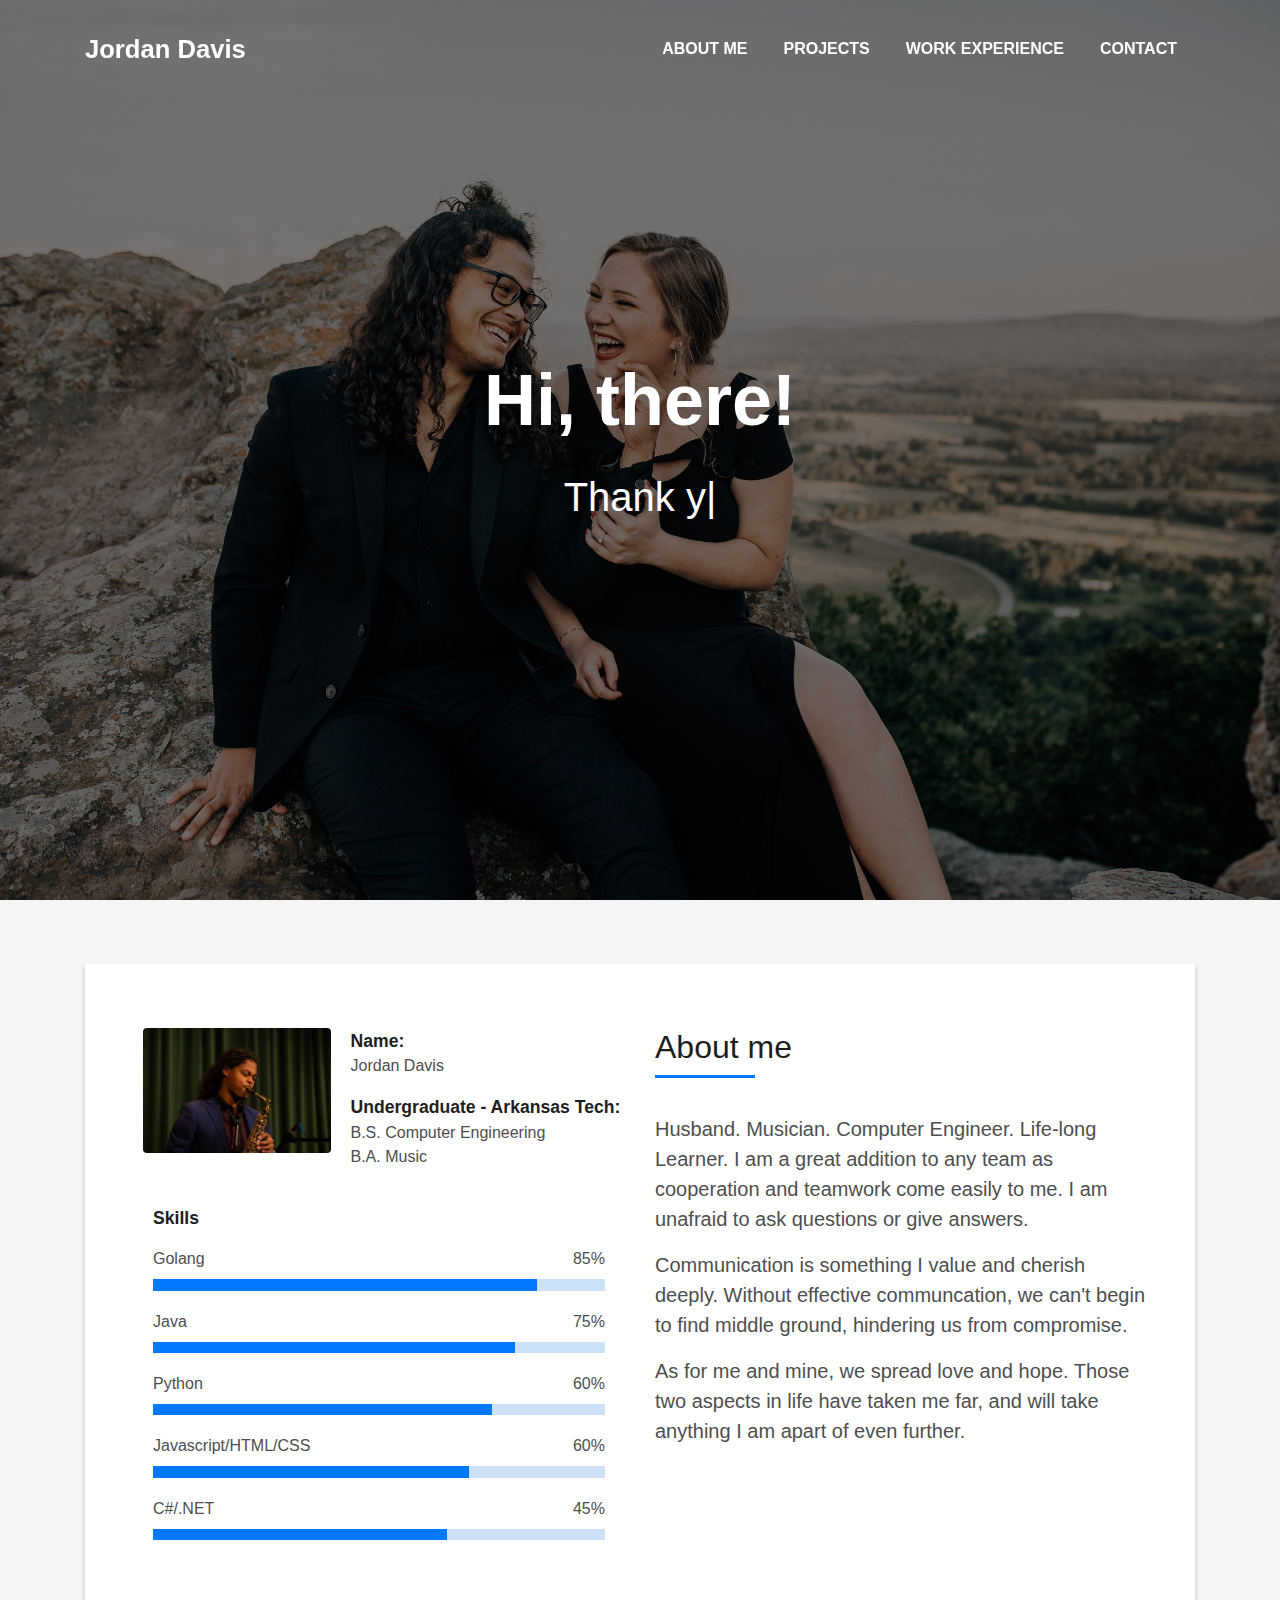
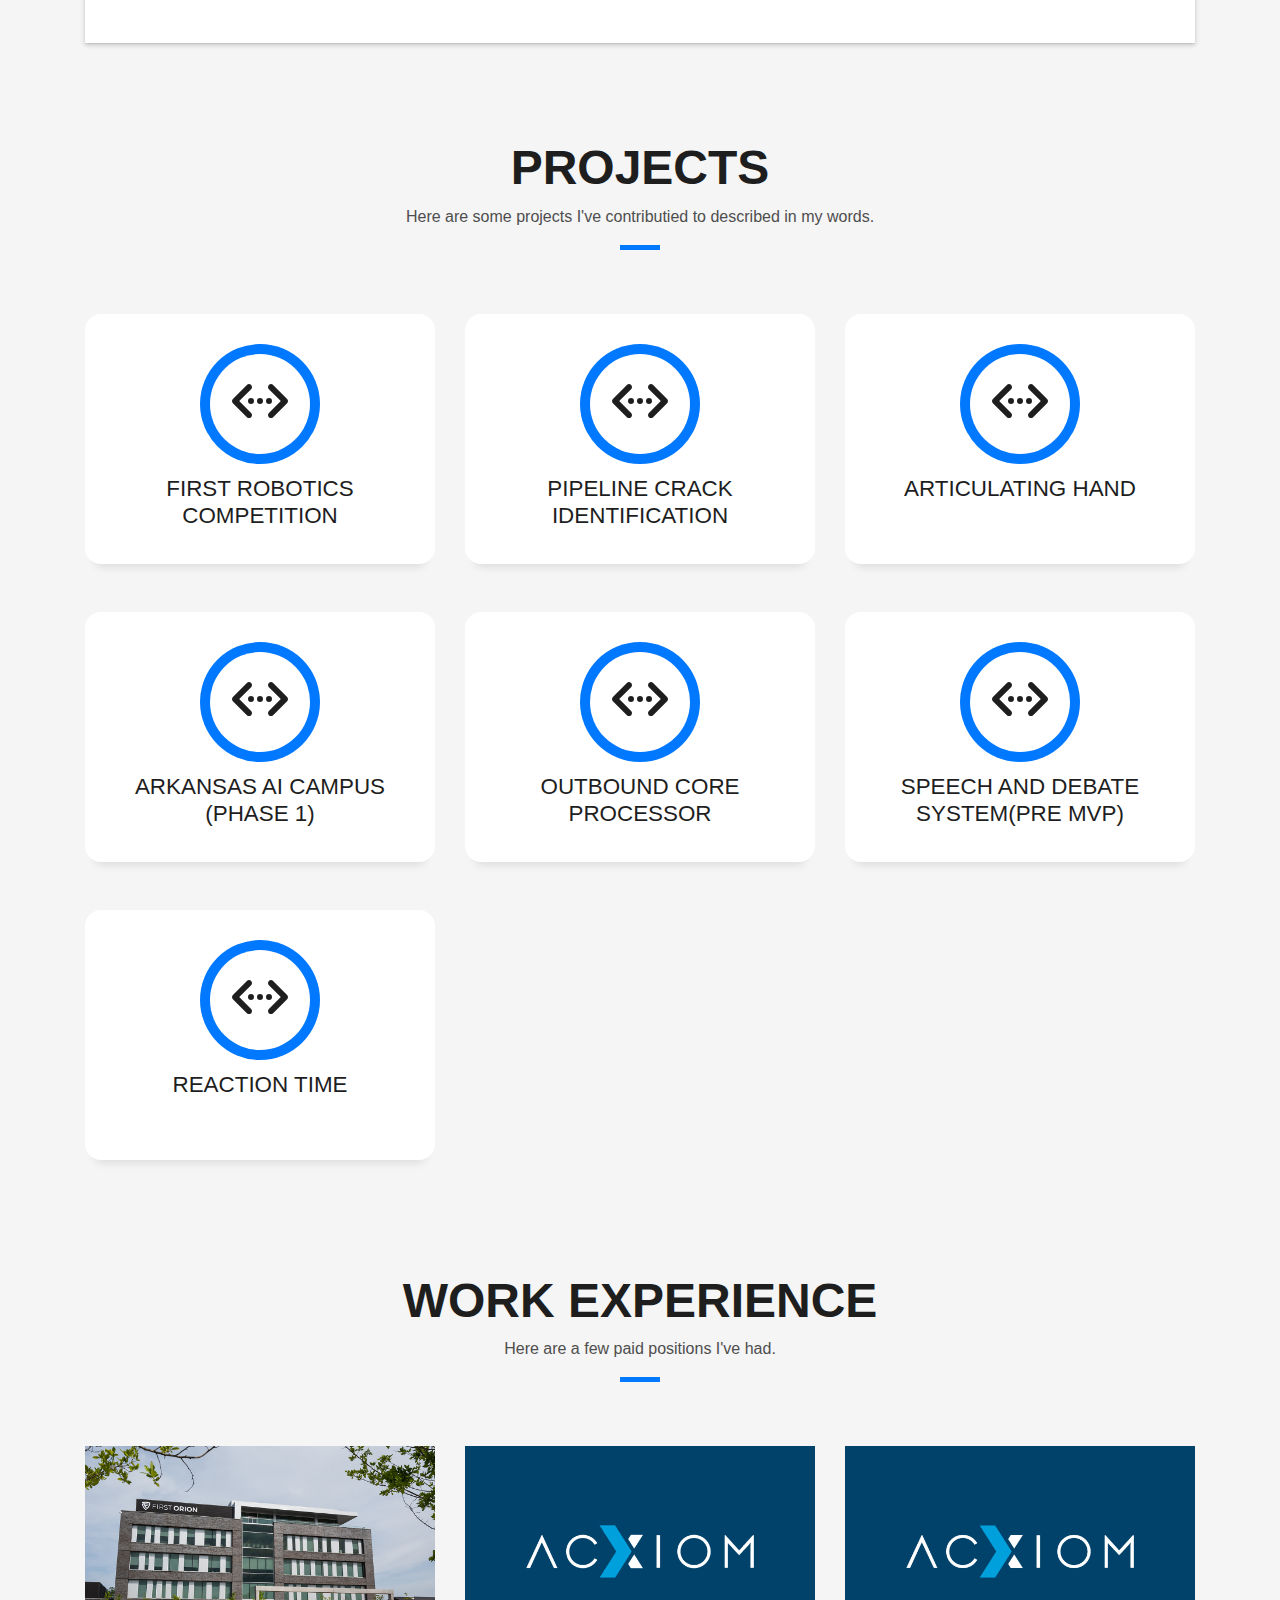
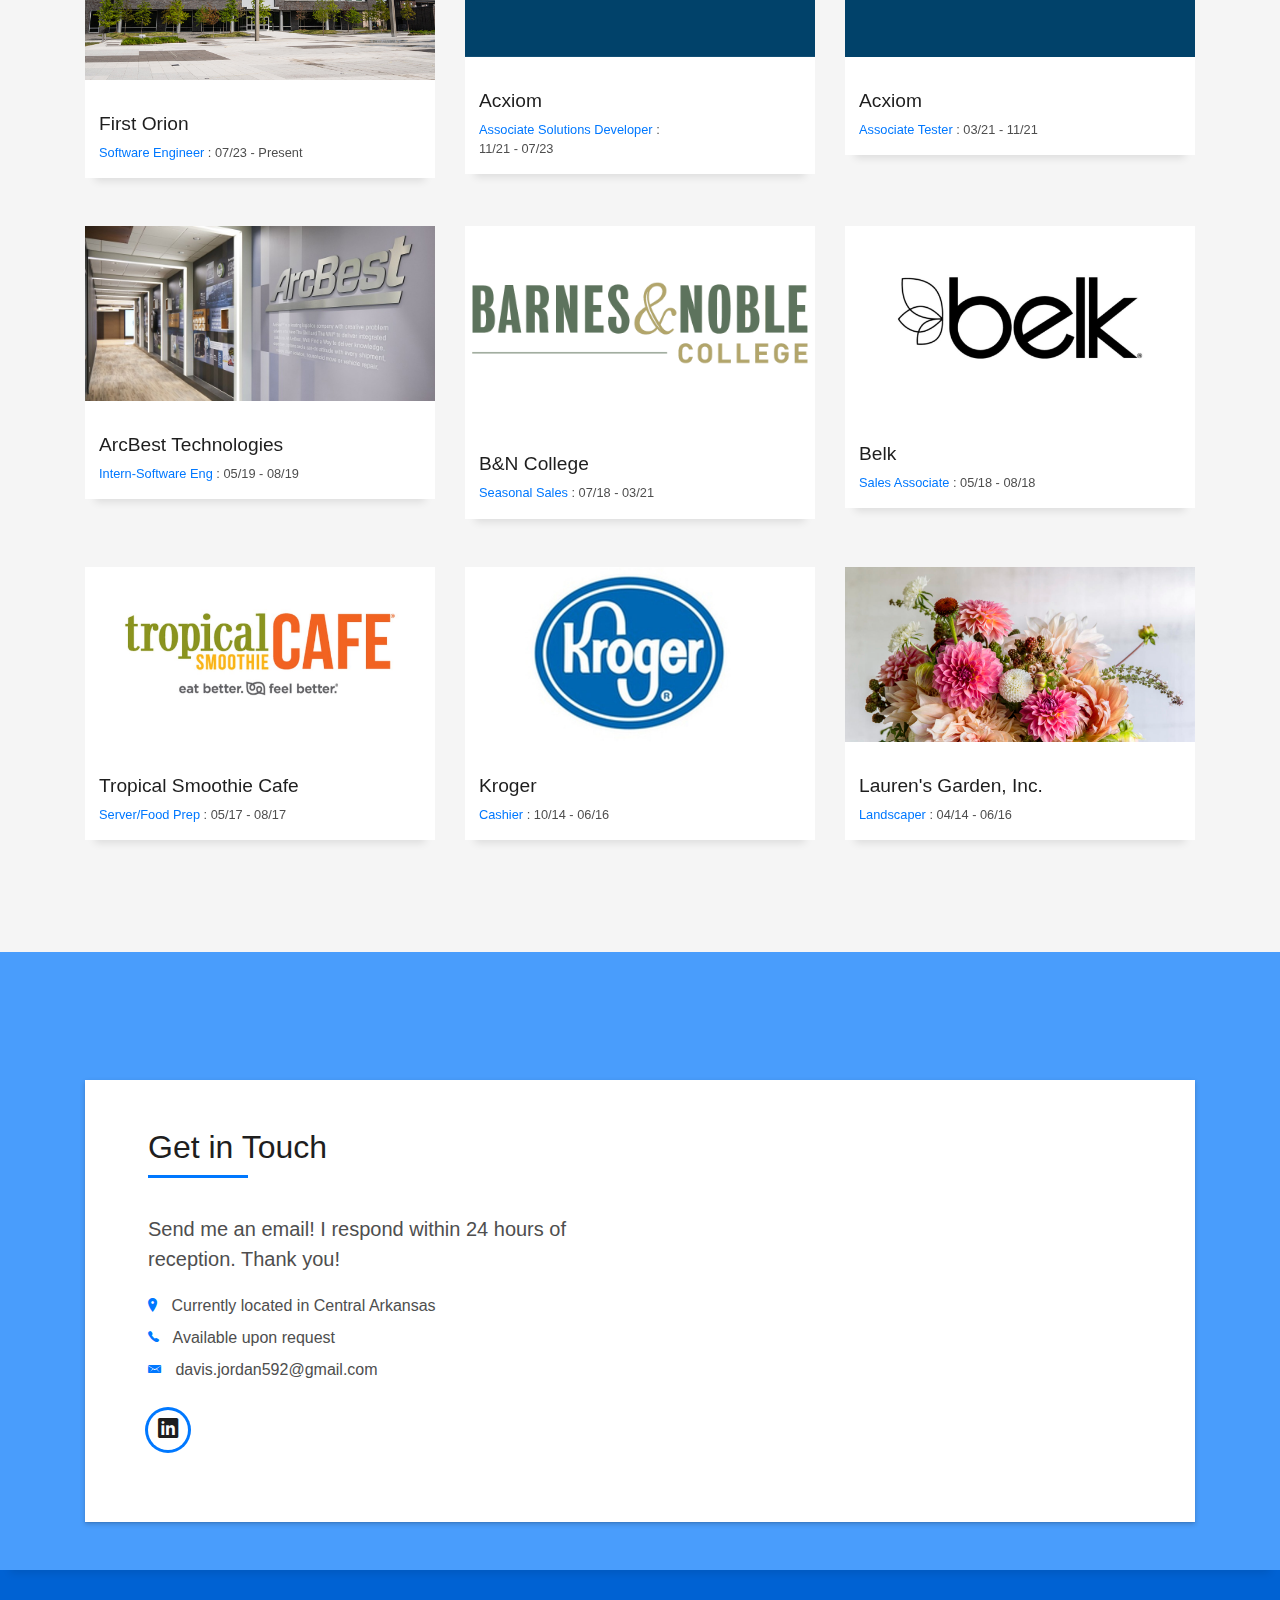
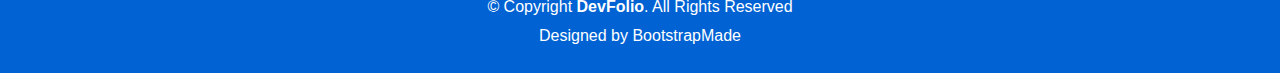
<file: index.html>
<!DOCTYPE html>
<html lang="en">

<head>
  <meta charset="utf-8">
  <meta content="width=device-width, initial-scale=1.0" name="viewport">

  <title>Jordan Davis</title>
  <meta content="" name="descriptison">
  <meta content="" name="keywords">

  <!-- Favicons -->
  <link href="assets/img/favicon.png" rel="icon">
  <link href="assets/img/apple-touch-icon.png" rel="apple-touch-icon">

  <!-- Vendor CSS Files -->
  <link href="assets/vendor/bootstrap/css/bootstrap.min.css" rel="stylesheet">
  <link href="assets/vendor/font-awesome/css/font-awesome.min.css" rel="stylesheet">
  <link href="assets/vendor/ionicons/css/ionicons.min.css" rel="stylesheet">
  <link href="assets/vendor/owl.carousel/assets/owl.carousel.min.css" rel="stylesheet">
  <link href="assets/vendor/venobox/venobox.css" rel="stylesheet">

  <!-- Template Main CSS File -->
  <link href="assets/css/style.css" rel="stylesheet">

  <!-- =======================================================
  * Template Name: DevFolio - v2.3.0
  * Template URL: https://bootstrapmade.com/devfolio-bootstrap-portfolio-html-template/
  * Author: BootstrapMade.com
  * License: https://bootstrapmade.com/license/
  ======================================================== -->
</head>

<body id="page-top">

  <!-- ======= Header/ Navbar ======= -->
  <nav class="navbar navbar-b navbar-trans navbar-expand-md fixed-top" id="mainNav">
    <div class="container">
      <a class="navbar-brand js-scroll" href="#page-top">Jordan Davis</a>
      <button class="navbar-toggler collapsed" type="button" data-toggle="collapse" data-target="#navbarDefault" aria-controls="navbarDefault" aria-expanded="false" aria-label="Toggle navigation">
        <span></span>
        <span></span>
        <span></span>
      </button>
      <div class="navbar-collapse collapse justify-content-end" id="navbarDefault">
        <ul class="navbar-nav">
          <li class="nav-item">
            <a class="nav-link js-scroll" href="#about">About Me</a>
          </li>
          <li class="nav-item">
            <a class="nav-link js-scroll" href="#service">Projects</a>
          </li>
          <li class="nav-item">
            <a class="nav-link js-scroll" href="#work">Work Experience</a>
          </li>
          <li class="nav-item">
            <a class="nav-link js-scroll" href="#contact">Contact</a>
          </li>
        </ul>
      </div>
    </div>
  </nav>

  <!-- ======= Intro Section ======= -->
  <div id="home" class="intro route bg-image" style="background-image: url(assets/img/black_engagement.JPG)">
    <div class="overlay-itro"></div>
    <div class="intro-content display-table">
      <div class="table-cell">
        <div class="container">
          <!--<p class="display-6 color-d">Hello, world!</p>-->
          <h1 class="intro-title mb-4">Hi, there!</h1>
          <p class="intro-subtitle"><span class="text-slider-items">Thank you for being here!,I don't know what brought you here...,but I'm glad it did!</span><strong class="text-slider"></strong></p>
          <!-- <p class="pt-3"><a class="btn btn-primary btn js-scroll px-4" href="#about" role="button">Learn More</a></p> -->
        </div>
      </div>
    </div>
  </div><!-- End Intro Section -->

  <main id="main">

    <!-- ======= About Section ======= -->
    <section id="about" class="about-mf sect-pt4 route">
      <div class="container overflow-auto">
        <div class="row">
          <div class="col-sm-12">
            <div class="box-shadow-full">
              <div class="row">
                <div class="col-md-6">
                  <div class="row">
                    <div class="col-sm-6 col-md-5">
                      <div class="about-img">
                        <img src="assets/img/Saxophone_Portrait.jpg" class="img-fluid rounded b-shadow-a" alt="">
                      </div>
                    </div>
                    <div class="col-sm-6 col-md-7">
                      <div class="about-info">
                        <p><span class="title-s">Name: </span> <span> <br/>Jordan Davis</span></p>
                        <p><span class="title-s">Undergraduate - Arkansas Tech: </span> <span> <br/>B.S. Computer Engineering <br/>B.A. Music</span></p> 
                      </div>
                    </div>
                  </div>
                  <div class="skill-mf card-body overflow-auto">
                    <p class="title-s">Skills</p>
                    <span>Golang</span> <span class="pull-right">85%</span>
                    <div class="progress">
                      <div class="progress-bar" role="progressbar" style="width: 85%;" aria-valuenow="85" aria-valuemin="0" aria-valuemax="100"></div>
                    </div>
                    <span>Java</span> <span class="pull-right">75%</span>
                    <div class="progress">
                      <div class="progress-bar" role="progressbar" style="width: 80%" aria-valuenow="80" aria-valuemin="0" aria-valuemax="100"></div>
                    </div>
                    <span>Python</span> <span class="pull-right">60%</span>
                    <div class="progress">
                      <div class="progress-bar" role="progressbar" style="width: 75%" aria-valuenow="75" aria-valuemin="0" aria-valuemax="100"></div>
                    </div>
                    <span>Javascript/HTML/CSS</span> <span class="pull-right">60%</span>
                    <div class="progress">
                      <div class="progress-bar" role="progressbar" style="width: 70%" aria-valuenow="70" aria-valuemin="0" aria-valuemax="100"></div>
                    </div>
                    <span>C#/.NET</span> <span class="pull-right">45%</span>                    
                    <div class="progress">
                      <div class="progress-bar" role="progressbar" style="width: 65%" aria-valuenow="65" aria-valuemin="0" aria-valuemax="100"></div>  
                    </div>
                  </div>
                </div>
                <div class="col-md-6 ">
                  <div class="about-me pt-4 pt-md-0">
                    <div class="title-box-2">
                      <h5 class="title-left">
                        About me
                      </h5>
                    </div>
                    <p class="lead">
                      Husband. Musician. Computer Engineer. Life-long Learner. I am a great addition to any team as cooperation 
                      and teamwork come easily to me. I am unafraid to ask questions or give answers.   
                    </p>
                    <p class="lead">
                      Communication is something I value and cherish deeply. Without effective communcation, we can't 
                      begin to find middle ground, hindering us from compromise. 
                    </p>
                    <p class="lead">
                      As for me and mine, we spread love and hope. Those two aspects in life have taken me far, and 
                      will take anything I am apart of even further. 
                    </p>
                  </div>
                </div>
              </div>
            </div>
          </div>
        </div>
      </div>
    </section><!-- End About Section -->

    <!-- ======= Projects Section ======= -->
    <section id="service" class="services-mf pt-5 route">
      <div class="container">
        <div class="row">
          <div class="col-sm-12">
            <div class="title-box text-center">
              <h3 class="title-a">
                Projects
              </h3>
              <p class="subtitle-a">
                Here are some projects I've contributied to described in my words. 
              </p>
              <div class="line-mf"></div>
            </div>
          </div>
        </div>
        <div class="row">
          <div class="col-md-4">
            <div class="service-box">
              <div class="service-ico">
                <span class="ico-circle"><i class="ion-code-working"></i></span>
              </div>
              <div class="service-content">
                <h2 class="s-title">FIRST Robotics Competition</h2>
                <p class="s-description text-center">
                  This was my first experience in Robotics and one of my first experiences 
                  programming! Dating back to high school, I was responsible for programming 
                  our robot to compete in the Rock City Regional FIRST Robotics Competition.
                  The programming language used was Java, and although I was new to programming 
                  in general with had no experience whatsoever in Robotics, our competitors' 
                  coaches were gracious enough to help me implement the code needed to operate 
                  our robot. This experience <b>singlehandedly</b> fired my interest in STEM 
                  and pushed me through my Computer Engineering degree.   
                </p>
              </div>
            </div>
          </div>
          <div class="col-md-4">
            <div class="service-box"> 
              <div class="service-ico">
                <span class="ico-circle"><i class="ion-code-working"></i></span>
              </div>
              <div class="service-content">
                <h2 class="s-title">Pipeline Crack Identification</h2>
                <p class="s-description text-center">
                  Optimized a current CNN program responsible for identifying 
                  cracks in pipes. Most of the tests were done on PVC pipes resulting
                  in a 93% accuracy on its predictions. The programming was 
                  done in Python, predominantly using Tensorflow, keras, and 
                  other various libaries used for machine learning and artifical 
                  intelligence.   
                </p>
              </div>
            </div>
          </div>
          <div class="col-md-4">
            <div class="service-box">
              <div class="service-ico">
                <span class="ico-circle"><i class="ion-code-working"></i></span>
              </div>
              <div class="service-content">
                <h2 class="s-title">Articulating Hand</h2>
                <p class="s-description text-center">
                  This was my undergraduate Engineering capstone project. As a group of 5, 
                  we designed a prostetic hand that was to interface with a flexsensor glove 
                  through wifi. My role in our group was mostly programming the functionality 
                  of said prostetic, but I also dabbled in the CAD designs for the hand.  
                </p>
              </div>
            </div>
          </div>          
          <div class="col-md-4">
            <div class="service-box">
              <div class="service-ico">
                <span class="ico-circle"><i class="ion-code-working"></i></span>
              </div>
              <div class="service-content">
                <h2 class="s-title">Arkansas AI Campus (Phase 1)</h2>
                <p class="s-description text-center">
                  This was an application-based project. We applied for the 
                  AI campus, hosted by various universities around Arkansas, where students
                  such as myself were grouped together based on an interest in a 
                  specific project a professor was working on. For me, I landed a spot on 
                  the business analytics team, where we replicated a previous kaggle project 
                  for predicting sales on various stores. Interestingly enough, this is another
                  project done in Python. 
                </p>
              </div>
            </div>
          </div>
          <div class="col-md-4">
            <div class="service-box">
              <div class="service-ico">
                <span class="ico-circle"><i class="ion-code-working"></i></span>
              </div>
              <div class="service-content">
                <h2 class="s-title">Outbound CORE Processor</h2>
                <p class="s-description text-center">
                  This project has a special place in my heart. This was the project I had
                  the pleasure of working on while I was interning with ArcBest Technologies. 
                  Within a group of 2 other interns and a full-time employed team leader, we 
                  constructed an in-house application used for organizing, and later routing,
                  EDI data. The language of choice here was C#, utilizing the .NET framework 
                  on the backend with a WinForms frontend.   
                </p>
              </div>
            </div>
          </div>
          <div class="col-md-4">
            <div class="service-box">
              <div class="service-ico">
                <span class="ico-circle"><i class="ion-code-working"></i></span>
              </div>
              <div class="service-content">
                <h2 class="s-title">Speech and Debate System(Pre MVP)</h2>
                <p class="s-description text-center">
                  I've recently began researching and working on a system to provide the capability 
                  to host speech and debate competitions. My vision for this application is to be 
                  offered for free and funded by sponsorships/donations. This will provide more 
                  schools the accessibility into the speech and debate world!
                </p>
              </div>
            </div>
          </div>
          <div class="col-md-4">
            <div class="service-box">
              <div class="service-ico">
                <span class="ico-circle"><i class="ion-code-working"></i></span>
              </div>
              <div class="service-content">
                <h2 class="s-title">Reaction Time</h2>
                <p class="s-description text-center">
                  This was a small project I did in my spare time also. Its a little Javascript 
                  game I made as an introduction to JS! Give it a try! <br><br>
                  <a href="assets/links/reactionTester.html" target="blank">Reaction Time Game</a> 
                </p>

              </div>
            </div>
          </div>
        </div>
      </div>
    </section>
    <!-- End Projects Section -->

    <!-- ======= Work Experience Section ======= -->
    <section id="work" class="portfolio-mf sect-pt4 route">
      <div class="container">
        <div class="row">
          <div class="col-sm-12">
            <div class="title-box text-center">
              <h3 class="title-a">
                Work Experience
              </h3>
              <p class="subtitle-a">
                Here are a few paid positions I've had.
              </p>
              <div class="line-mf"></div>
            </div>
          </div>
        </div>
        <div class="row">

          <div class="col-md-4">
            <div class="work-box">
              <a href="assets/img/first-orion-building-argenta-694.jpg" data-gall="portfolioGallery" class="venobox">
                <div class="work-img">
                  <img src="assets/img/first-orion-building-argenta-694.jpg" alt="" class="img-fluid">
                </div>
              </a>
              <div class="work-content">
                <div class="row">
                  <div class="col-sm-8">
                    <h2 class="w-title">First Orion</h2>
                    <div class="w-more">
                      <span class="w-ctegory">Software Engineer</span> : <span class="w-date">07/23 - Present</span>
                    </div>
                  </div>                  
                </div>
              </div>
            </div>
          </div>
          <div class="col-md-4">
            <div class="work-box">
              <a href="assets/img/acxiom-logo.jpg" data-gall="portfolioGallery" class="venobox">
                <div class="work-img">
                  <img src="assets/img/acxiom-logo.jpg" alt="" class="img-fluid">
                </div>
              </a>
              <div class="work-content">
                <div class="row">
                  <div class="col-sm-8">
                    <h2 class="w-title">Acxiom</h2>
                    <div class="w-more">
                      <span class="w-ctegory">Associate Solutions Developer</span> : <span class="w-date">11/21 - 07/23</span>
                    </div>
                  </div>                  
                </div>
              </div>
            </div>
          </div>

          <div class="col-md-4">
            <div class="work-box">
              <a href="assets/img/acxiom-logo.jpg" data-gall="portfolioGallery" class="venobox">
                <div class="work-img">
                  <img src="assets/img/acxiom-logo.jpg" alt="" class="img-fluid">
                </div>
              </a>
              <div class="work-content">
                <div class="row">
                  <div class="col-sm-8">
                    <h2 class="w-title">Acxiom</h2>
                    <div class="w-more">
                      <span class="w-ctegory">Associate Tester</span> : <span class="w-date">03/21 - 11/21</span>
                    </div>
                  </div>                  
                </div>
              </div>
            </div>
          </div>

          <div class="col-md-4">
            <div class="work-box">
              <a href="assets/img/arcbest_logo.jpg" data-gall="portfolioGallery" class="venobox">
                <div class="work-img">
                  <img src="assets/img/arcbest_logo.jpg" alt="" class="img-fluid">
                </div>
              </a>
              <div class="work-content">
                <div class="row">
                  <div class="col-sm-8">
                    <h2 class="w-title">ArcBest Technologies</h2>
                    <div class="w-more">
                      <span class="w-ctegory">Intern-Software Eng</span> : <span class="w-date">05/19 - 08/19</span>
                    </div>
                  </div>                  
                </div>
              </div>
            </div>
          </div>
          <div class="col-md-4">
            <div class="work-box">
              <a href="assets/img/barnes-and-noble-college-vector-logo.png" data-gall="portfolioGallery" class="venobox">
                <div class="work-img">
                  <img src="assets/img/barnes-and-noble-college-vector-logo.png" alt="" class="img-fluid">
                </div>
              </a>
              <div class="work-content">
                <div class="row">
                  <div class="col-sm-8">
                    <h2 class="w-title">B&N College</h2>
                    <div class="w-more">
                      <span class="w-ctegory">Seasonal Sales</span> : <span class="w-date">07/18 - 03/21</span>
                    </div>
                  </div>                  
                </div>
              </div>
            </div>
          </div>
          <div class="col-md-4">
            <div class="work-box">
              <a href="assets/img/belk_logo.jpg" data-gall="portfolioGallery" class="venobox">
                <div class="work-img">
                  <img src="assets/img/belk_logo.jpg" alt="" class="img-fluid">
                </div>
              </a>
              <div class="work-content">
                <div class="row">
                  <div class="col-sm-8">
                    <h2 class="w-title">Belk</h2>
                    <div class="w-more">
                      <span class="w-ctegory">Sales Associate</span> : <span class="w-date">05/18 - 08/18</span>
                    </div>
                  </div>                  
                </div>
              </div>
            </div>
          </div>
          <div class="col-md-4">
            <div class="work-box">
              <a href="assets/img/tropical_smoothie_logo.jfif" data-gall="portfolioGallery" class="venobox">
                <div class="work-img">
                  <img src="assets/img/tropical_smoothie_logo.jfif" alt="" class="img-fluid">
                </div>
              </a>
              <div class="work-content">
                <div class="row">
                  <div class="col-sm-8">
                    <h2 class="w-title">Tropical Smoothie Cafe</h2>
                    <div class="w-more">
                      <span class="w-ctegory">Server/Food Prep</span> : <span class="w-date">05/17 - 08/17</span>
                    </div>
                  </div>                  
                </div>
              </div>
            </div>
          </div>
          <div class="col-md-4">
            <div class="work-box">
              <a href="assets/img/kroger_logo.jfif" data-gall="portfolioGallery" class="venobox">
                <div class="work-img">
                  <img src="assets/img/kroger_logo.jfif" alt="" class="img-fluid">
                </div>
              </a>
              <div class="work-content">
                <div class="row">
                  <div class="col-sm-8">
                    <h2 class="w-title">Kroger</h2>
                    <div class="w-more">
                      <span class="w-ctegory">Cashier</span> : <span class="w-date">10/14 - 06/16</span>
                    </div>
                  </div>                  
                </div>
              </div>
            </div>
          </div>
          <div class="col-md-4">
            <div class="work-box">
              <a href="assets/img/laurens_garden_logo.jpg" data-gall="portfolioGallery" class="venobox">
                <div class="work-img">
                  <img src="assets/img/laurens_garden_logo.jpg" alt="" class="img-fluid">
                </div>
              </a>
              <div class="work-content">
                <div class="row">
                  <div class="col-sm-8">
                    <h2 class="w-title">Lauren's Garden, Inc.</h2>
                    <div class="w-more">
                      <span class="w-ctegory">Landscaper</span> : <span class="w-date">04/14 - 06/16</span>
                    </div>
                  </div>                  
                </div>
              </div>
            </div>
          </div>

        </div>
      </div>
    </section>
    <!-- End Work Experience Section -->

    <!-- ======= Contact Section ======= -->
    <section class="paralax-mf footer-paralax bg-image sect-mt4 route" style="background-image: url(assets/img/black_engagement.JPG)">
      <div class="overlay-mf"></div>
      <div class="container">
        <div class="row">
          <div class="col-sm-12">
            <div class="contact-mf">
              <div id="contact" class="box-shadow-full">
                
                  <div class="col-md-6">
                    <div class="title-box-2 pt-4 pt-md-0">
                      <h5 class="title-left">
                        Get in Touch
                      </h5>
                    </div>
                    <div class="more-info">
                      <p class="lead">
                        Send me an email! I respond within 24 hours of reception. Thank you!
                      </p>
                      <ul class="list-ico">
                        <li><span class="ion-ios-location"></span> Currently located in Central Arkansas</li>
                        <li><span class="ion-ios-telephone"></span> Available upon request</li>
                        <li><span class="ion-email"></span> davis.jordan592@gmail.com</li>
                      </ul>
                    </div>
                    <div class="socials">
                      <ul>                                                
                        <li><a target="_blank" href="https://www.linkedin.com/in/jordan-davis-67937a160/"><span class="ico-circle"><i class="ion-social-linkedin"></i></span></a></li>                        
                      </ul>
                    </div>
                  </div>
                </div>
              </div>
            </div>
          </div>
        </div>
      </div>
    </section><!-- End Contact Section -->

  </main><!-- End #main -->

  <!-- ======= Footer ======= -->
  <footer>
    <div class="container">
      <div class="row">
        <div class="col-sm-12">
          <div class="copyright-box">
            <p class="copyright">&copy; Copyright <strong>DevFolio</strong>. All Rights Reserved</p>
            <div class="credits">
              <!--
              All the links in the footer should remain intact.
              You can delete the links only if you purchased the pro version.
              Licensing information: https://bootstrapmade.com/license/
              Purchase the pro version with working PHP/AJAX contact form: https://bootstrapmade.com/buy/?theme=DevFolio
            -->
              Designed by <a href="https://bootstrapmade.com/">BootstrapMade</a>
            </div>
          </div>
        </div>
      </div>
    </div>
  </footer><!-- End  Footer -->

  <a href="#" class="back-to-top"><i class="fa fa-chevron-up"></i></a>
  <div id="preloader"></div>

  <!-- Vendor JS Files -->
  <script src="assets/vendor/jquery/jquery.min.js"></script>
  <script src="assets/vendor/bootstrap/js/bootstrap.bundle.min.js"></script>
  <script src="assets/vendor/jquery.easing/jquery.easing.min.js"></script>
  <script src="assets/vendor/php-email-form/validate.js"></script>
  <script src="assets/vendor/waypoints/jquery.waypoints.min.js"></script>
  <script src="assets/vendor/counterup/jquery.counterup.min.js"></script>
  <script src="assets/vendor/owl.carousel/owl.carousel.min.js"></script>
  <script src="assets/vendor/typed.js/typed.min.js"></script>
  <script src="assets/vendor/venobox/venobox.min.js"></script>

  <!-- Template Main JS File -->
  <script src="assets/js/main.js"></script>

</body>

</html>
</file>
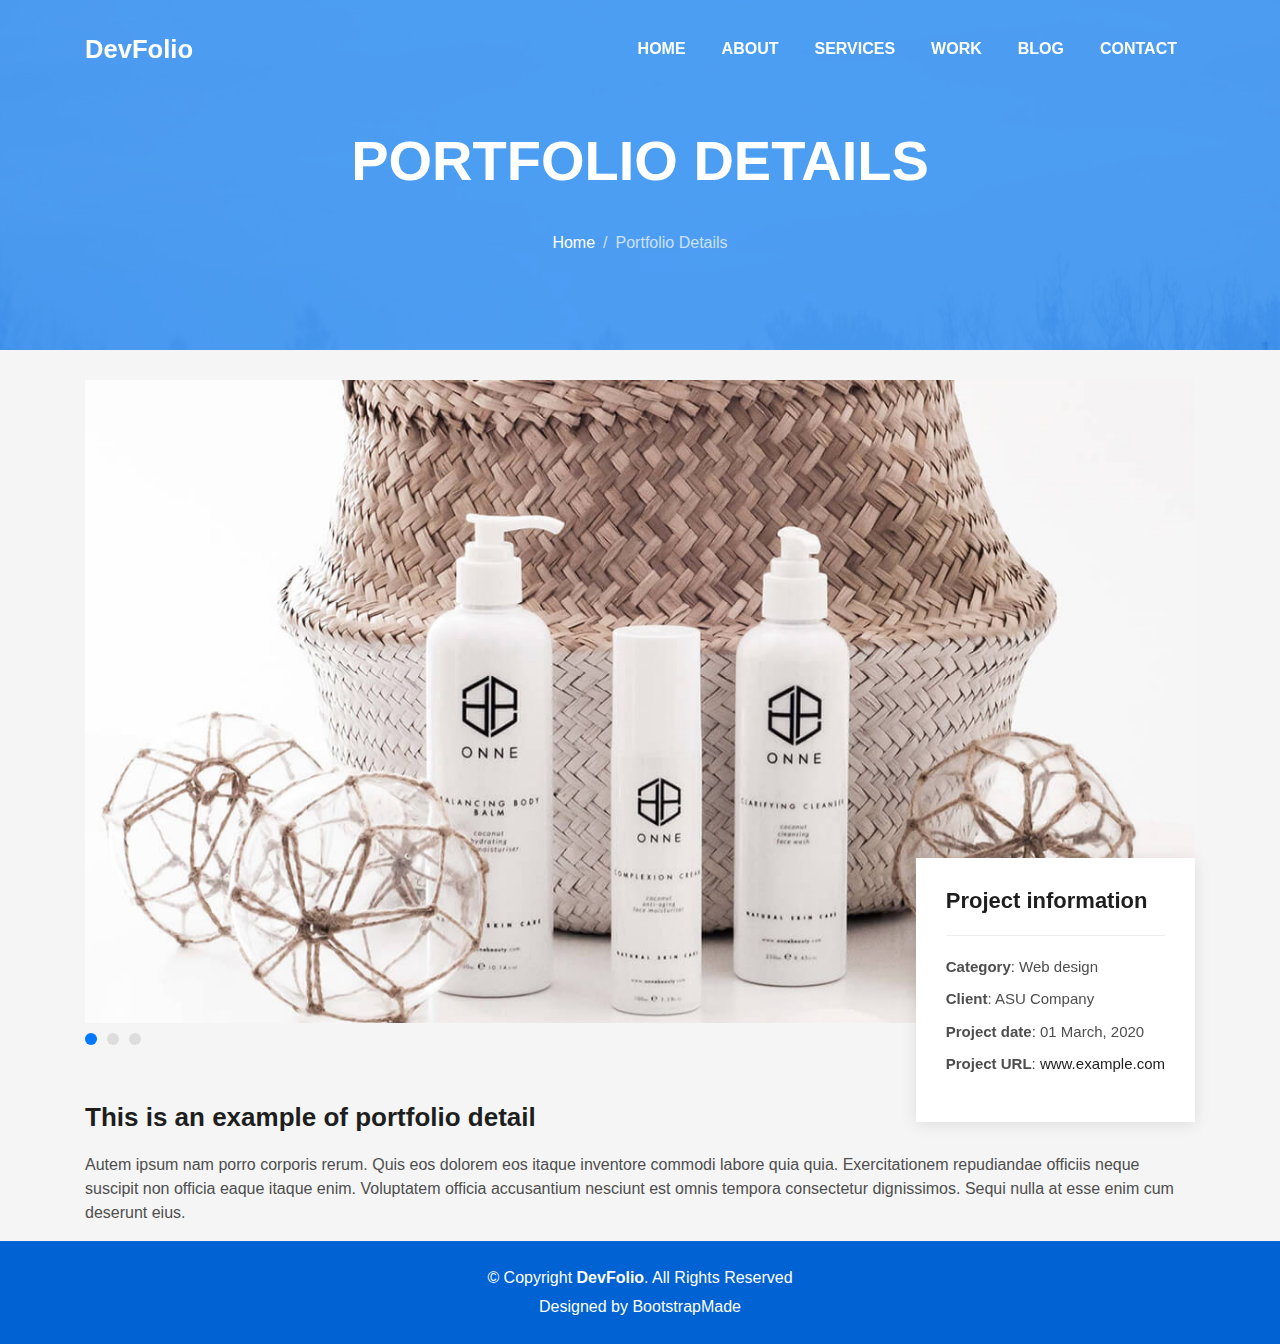
<file: portfolio-details.html>
<!DOCTYPE html>
<html lang="en">

<head>
  <meta charset="utf-8">
  <meta content="width=device-width, initial-scale=1.0" name="viewport">

  <title>DevFolio Bootstrap Portfolio Template - Portfolio Details</title>
  <meta content="" name="descriptison">
  <meta content="" name="keywords">

  <!-- Favicons -->
  <link href="assets/img/favicon.png" rel="icon">
  <link href="assets/img/apple-touch-icon.png" rel="apple-touch-icon">

  <!-- Vendor CSS Files -->
  <link href="assets/vendor/bootstrap/css/bootstrap.min.css" rel="stylesheet">
  <link href="assets/vendor/font-awesome/css/font-awesome.min.css" rel="stylesheet">
  <link href="assets/vendor/ionicons/css/ionicons.min.css" rel="stylesheet">
  <link href="assets/vendor/owl.carousel/assets/owl.carousel.min.css" rel="stylesheet">
  <link href="assets/vendor/venobox/venobox.css" rel="stylesheet">

  <!-- Template Main CSS File -->
  <link href="assets/css/style.css" rel="stylesheet">

  <!-- =======================================================
  * Template Name: DevFolio - v2.3.0
  * Template URL: https://bootstrapmade.com/devfolio-bootstrap-portfolio-html-template/
  * Author: BootstrapMade.com
  * License: https://bootstrapmade.com/license/
  ======================================================== -->
</head>

<body id="page-top">

  <!-- ======= Header/ Navbar ======= -->
  <nav class="navbar navbar-b navbar-trans navbar-expand-md fixed-top" id="mainNav">
    <div class="container">
      <a class="navbar-brand js-scroll" href="#page-top">DevFolio</a>
      <button class="navbar-toggler collapsed" type="button" data-toggle="collapse" data-target="#navbarDefault" aria-controls="navbarDefault" aria-expanded="false" aria-label="Toggle navigation">
        <span></span>
        <span></span>
        <span></span>
      </button>
      <div class="navbar-collapse collapse justify-content-end" id="navbarDefault">
        <ul class="navbar-nav">
          <li class="nav-item">
            <a class="nav-link js-scroll active" href="index.html">Home</a>
          </li>
          <li class="nav-item">
            <a class="nav-link js-scroll" href="#about">About</a>
          </li>
          <li class="nav-item">
            <a class="nav-link js-scroll" href="#service">Services</a>
          </li>
          <li class="nav-item">
            <a class="nav-link js-scroll" href="#work">Work</a>
          </li>
          <li class="nav-item">
            <a class="nav-link js-scroll" href="#blog">Blog</a>
          </li>
          <li class="nav-item">
            <a class="nav-link js-scroll" href="#contact">Contact</a>
          </li>
        </ul>
      </div>
    </div>
  </nav>

  <div class="intro intro-single route bg-image" style="background-image: url(assets/img/overlay-bg.jpg)">
    <div class="overlay-mf"></div>
    <div class="intro-content display-table">
      <div class="table-cell">
        <div class="container">
          <h2 class="intro-title mb-4">Portfolio Details</h2>
          <ol class="breadcrumb d-flex justify-content-center">
            <li class="breadcrumb-item">
              <a href="#">Home</a>
            </li>
            <li class="breadcrumb-item active">Portfolio Details</li>
          </ol>
        </div>
      </div>
    </div>
  </div>

  <main id="main">

    <!-- ======= Portfolio Details Section ======= -->
    <section class="portfolio-details">
      <div class="container">

        <div class="portfolio-details-container">

          <div class="owl-carousel portfolio-details-carousel">
            <img src="assets/img/portfolio-details-1.jpg" class="img-fluid" alt="">
            <img src="assets/img/portfolio-details-2.jpg" class="img-fluid" alt="">
            <img src="assets/img/portfolio-details-3.jpg" class="img-fluid" alt="">
          </div>

          <div class="portfolio-info">
            <h3>Project information</h3>
            <ul>
              <li><strong>Category</strong>: Web design</li>
              <li><strong>Client</strong>: ASU Company</li>
              <li><strong>Project date</strong>: 01 March, 2020</li>
              <li><strong>Project URL</strong>: <a href="#">www.example.com</a></li>
            </ul>
          </div>

        </div>

        <div class="portfolio-description">
          <h2>This is an example of portfolio detail</h2>
          <p>
            Autem ipsum nam porro corporis rerum. Quis eos dolorem eos itaque inventore commodi labore quia quia. Exercitationem repudiandae officiis neque suscipit non officia eaque itaque enim. Voluptatem officia accusantium nesciunt est omnis tempora consectetur dignissimos. Sequi nulla at esse enim cum deserunt eius.
          </p>
        </div>
      </div>
    </section><!-- End Portfolio Details Section -->

  </main><!-- End #main -->

  <!-- ======= Footer ======= -->
  <footer>
    <div class="container">
      <div class="row">
        <div class="col-sm-12">
          <div class="copyright-box">
            <p class="copyright">&copy; Copyright <strong>DevFolio</strong>. All Rights Reserved</p>
            <div class="credits">
              <!--
              All the links in the footer should remain intact.
              You can delete the links only if you purchased the pro version.
              Licensing information: https://bootstrapmade.com/license/
              Purchase the pro version with working PHP/AJAX contact form: https://bootstrapmade.com/buy/?theme=DevFolio
            -->
              Designed by <a href="https://bootstrapmade.com/">BootstrapMade</a>
            </div>
          </div>
        </div>
      </div>
    </div>
  </footer><!-- End  Footer -->

  <a href="#" class="back-to-top"><i class="fa fa-chevron-up"></i></a>
  <div id="preloader"></div>

  <!-- Vendor JS Files -->
  <script src="assets/vendor/jquery/jquery.min.js"></script>
  <script src="assets/vendor/bootstrap/js/bootstrap.bundle.min.js"></script>
  <script src="assets/vendor/jquery.easing/jquery.easing.min.js"></script>
  <script src="assets/vendor/php-email-form/validate.js"></script>
  <script src="assets/vendor/waypoints/jquery.waypoints.min.js"></script>
  <script src="assets/vendor/counterup/jquery.counterup.min.js"></script>
  <script src="assets/vendor/owl.carousel/owl.carousel.min.js"></script>
  <script src="assets/vendor/typed.js/typed.min.js"></script>
  <script src="assets/vendor/venobox/venobox.min.js"></script>

  <!-- Template Main JS File -->
  <script src="assets/js/main.js"></script>

</body>

</html>
</file>
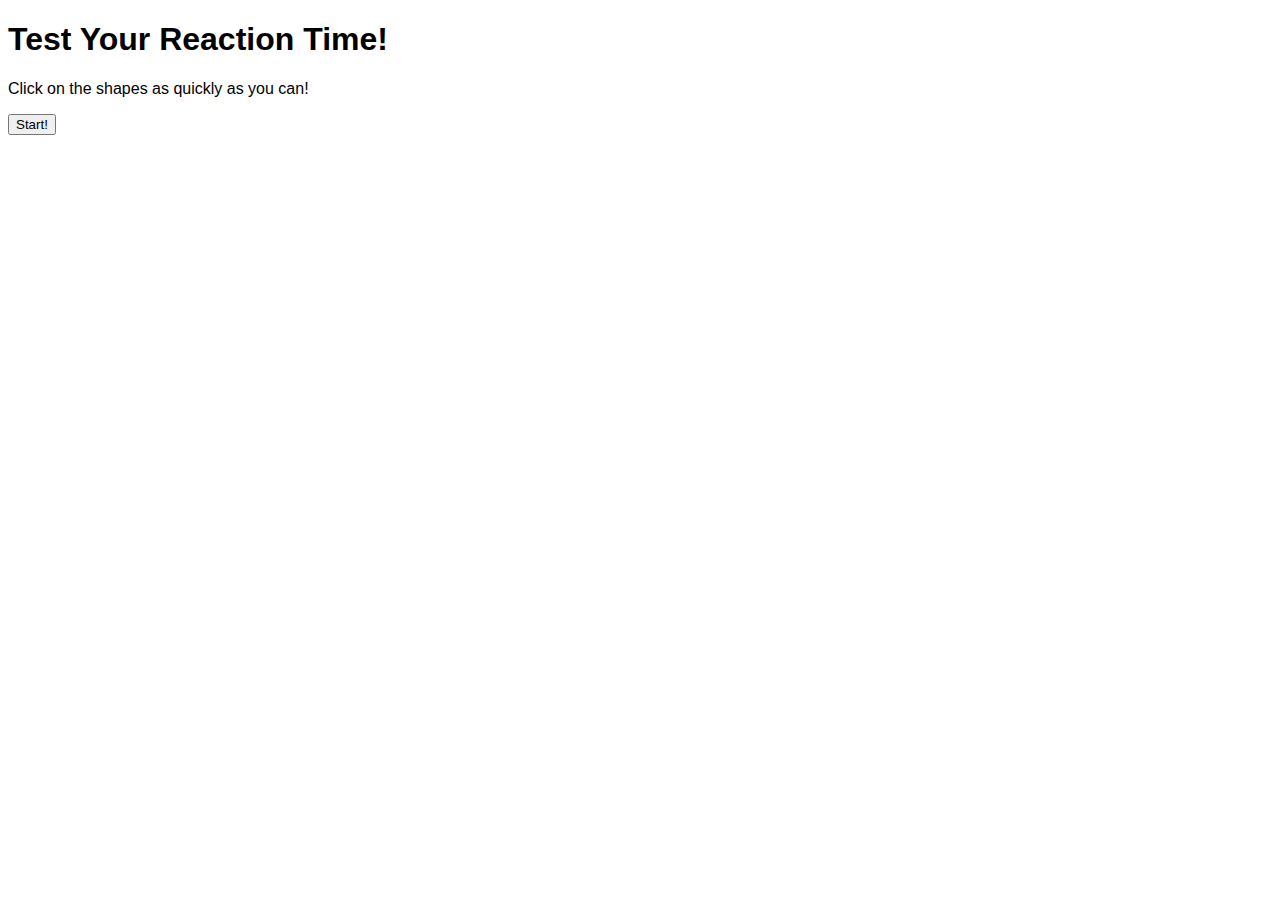
<file: assets/links/reactionTester.html>
<!DOCTYPE html>
<html>

	<head>
    	<title>Reaction Tester</title>

    	<!Sets the display properly on all devices>
    	<meta name="viewport" content="width=device-width, initial-scale=1" />
    	
    	<link rel="stylesheet" type="text/css" href="reactionTester.css">

    </head>

    <body>
    	<h1>Test Your Reaction Time!</h1>

    	<p>Click on the shapes as quickly as you can!</p>

    	<button id="start" class="afterEnd">Start!</button>

    	<p id="timeLine" class="afterStart">Your Time: <span id="reactionTime"></span></p>

    	<button id="end" class="afterStart">End</button>

    	<div id="shape"></div>

        <script type="text/javascript" src="reactionTester.js"></script>
        
    </body>
</html>
</file>
<file: assets/vendor/venobox/venobox.css>
/* ------ venobox.css --------*/
.vbox-overlay *, .vbox-overlay *:before, .vbox-overlay *:after{
    -webkit-backface-visibility: hidden;
    -webkit-box-sizing:border-box;
    -moz-box-sizing:border-box;
    box-sizing:border-box;
}
.vbox-overlay * { 
    -webkit-backface-visibility: visible;
    backface-visibility: visible;
}
.vbox-overlay{
    display: -webkit-flex;
    display: flex;
    -webkit-flex-direction: column;
    flex-direction: column;
    -webkit-justify-content: center;
    justify-content: center;
    -webkit-align-items: center;
    align-items: center;
    position: fixed;
    left: 0;
    top: 0;
    bottom: 0;
    right: 0;
    z-index: 999999;
}

/* ----- navigation ----- */
.vbox-title{
    width: 100%;
    height: 40px;
    float: left;
    text-align: center;
    line-height: 28px;
    font-size: 12px;
    padding: 6px 50px;
    overflow: hidden;
    position: fixed;
    display: none;
    left: 0;
    z-index: 89;
}
.vbox-close{
    cursor: pointer;
    position: fixed;
    top: -1px;
    right: 0;
    width: 50px;
    height: 40px;
    padding: 6px;
    display: block;
    background-position:10px center;
    overflow: hidden;
    font-size: 24px;
    line-height: 1;
    text-align: center;
    z-index: 99;
}
.vbox-left{
    cursor: pointer;
    position: fixed;
    left: 0;
    height: 40px;
    overflow: hidden;
    line-height: 28px;
    font-size: 12px;
    z-index: 99;
    display: flex;
    align-items:center;
}
.vbox-num{
    display: inline-block;
    margin: 6px 0 6px 15px;
}
/* ----- Social share ----- */
.vbox-share{
    line-height: 28px;
    font-size: 12px;
    overflow: hidden;
    position: fixed;
    left: 0;
    z-index: 98;
    display: flex;
    align-items:center;
    justify-content: center;
    width: 100%;
    text-align: center;
}
.vbox-share svg{
    max-height: 28px;
    width: 28px;
    z-index: 10;
    margin-left: 12px;
    margin-top: 6px;
    margin-bottom: 6px;
    vertical-align: middle;
}


/* ----- navigation ARROWS ----- */
.vbox-next, .vbox-prev{
    position: fixed;
    top: 50%;
    margin-top: -15px;
    overflow: hidden;
    cursor: pointer;
    display: block;
    width: 45px;
    height: 45px;
    z-index: 99;
}
.vbox-next span, .vbox-prev span{
    position: relative;
    width: 20px;
    height: 20px;
    border: 2px solid transparent;
    border-top-color: #B6B6B6;
    border-right-color: #B6B6B6;
    text-indent: -100px;
    position: absolute;
    top: 8px;
    display: block;
}
.vbox-prev{
    left: 15px;
}
.vbox-next{
    right: 15px;
}
.vbox-prev span{
    left: 10px;
    -ms-transform: rotate(-135deg);
    -webkit-transform: rotate(-135deg);
    transform: rotate(-135deg);
}
.vbox-next span{
    -ms-transform: rotate(45deg);
    -webkit-transform: rotate(45deg);
    transform: rotate(45deg);
    right: 10px;
}
/* ------- inline window ------ */
.vbox-inline{
    width: 420px;
    height: 315px;
    height: 70vh;
    padding: 10px;
    background: #fff;
    margin: 0 auto;
    overflow: auto;
    text-align: left;
}
/* ------- Video & iFrames window ------ */
.venoframe{
    max-width: 100%;
    width: 100%;
    border: none;
    width: 100%;
    height: 260px;
    height: 70vh;
}
.venoframe.vbvid{
    height: 260px;
}
@media (min-width: 768px) {
    .venoframe, .vbox-inline{
        width: 90%;
        height: 360px;
        height: 70vh;
    }
    .venoframe.vbvid{
        width: 640px;
        height: 360px;
    }
}
@media (min-width: 992px) {
    .venoframe, .vbox-inline{
        max-width: 1200px;
        width: 80%;
        height: 540px;
        height: 70vh;
    }
    .venoframe.vbvid{
        width: 960px;
        height: 540px;
    }
}
/* 
Please do NOT edit this part! 
or at least read this note: http://i.imgur.com/7C0ws9e.gif
*/
.vbox-open{
    overflow: hidden;
}
.vbox-container{
    position: absolute;
    left: 0;
    right: 0;
    top: 0;
    bottom: 0;
    overflow-x: hidden;
    overflow-y: scroll;
    overflow-scrolling: touch;
    -webkit-overflow-scrolling: touch;
    z-index: 20;
    max-height: 100%;

}

.vbox-content{
    text-align: center;
    float: left;
    width: 100%;
    position: relative;
    overflow: hidden;
    padding: 20px 4%;
}
.vbox-container img{
    max-width: 100%;
    height: auto;
}
.vbox-figlio{
    box-shadow: 0 0 12px rgba(0,0,0,0.19), 0 6px 6px rgba(0,0,0,0.23);
    max-width: 100%;
    text-align: initial;
}
img.vbox-figlio{
    -webkit-user-select: none;
-khtml-user-select: none;
-moz-user-select: none;
-o-user-select: none;
user-select: none;
}
.vbox-content.swipe-left{
    margin-left: -200px !important;
}
.vbox-content.swipe-right{
    margin-left: 200px !important;
}
.vbox-animated{
    webkit-transition: margin 300ms ease-out;
    transition: margin 300ms ease-out;
}

/* ---------- preloader ----------
 * SPINKIT 
 * http://tobiasahlin.com/spinkit/
-------------------------------- */
.sk-double-bounce,.sk-rotating-plane{width:40px;height:40px;margin:40px auto}.sk-rotating-plane{background-color:#333;-webkit-animation:sk-rotatePlane 1.2s infinite ease-in-out;animation:sk-rotatePlane 1.2s infinite ease-in-out}@-webkit-keyframes sk-rotatePlane{0%{-webkit-transform:perspective(120px) rotateX(0) rotateY(0);transform:perspective(120px) rotateX(0) rotateY(0)}50%{-webkit-transform:perspective(120px) rotateX(-180.1deg) rotateY(0);transform:perspective(120px) rotateX(-180.1deg) rotateY(0)}100%{-webkit-transform:perspective(120px) rotateX(-180deg) rotateY(-179.9deg);transform:perspective(120px) rotateX(-180deg) rotateY(-179.9deg)}}@keyframes sk-rotatePlane{0%{-webkit-transform:perspective(120px) rotateX(0) rotateY(0);transform:perspective(120px) rotateX(0) rotateY(0)}50%{-webkit-transform:perspective(120px) rotateX(-180.1deg) rotateY(0);transform:perspective(120px) rotateX(-180.1deg) rotateY(0)}100%{-webkit-transform:perspective(120px) rotateX(-180deg) rotateY(-179.9deg);transform:perspective(120px) rotateX(-180deg) rotateY(-179.9deg)}}.sk-double-bounce{position:relative}.sk-double-bounce .sk-child{width:100%;height:100%;border-radius:50%;background-color:#333;opacity:.6;position:absolute;top:0;left:0;-webkit-animation:sk-doubleBounce 2s infinite ease-in-out;animation:sk-doubleBounce 2s infinite ease-in-out}.sk-chasing-dots .sk-child,.sk-spinner-pulse,.sk-three-bounce .sk-child{background-color:#333;border-radius:100%}.sk-double-bounce .sk-double-bounce2{-webkit-animation-delay:-1s;animation-delay:-1s}@-webkit-keyframes sk-doubleBounce{0%,100%{-webkit-transform:scale(0);transform:scale(0)}50%{-webkit-transform:scale(1);transform:scale(1)}}@keyframes sk-doubleBounce{0%,100%{-webkit-transform:scale(0);transform:scale(0)}50%{-webkit-transform:scale(1);transform:scale(1)}}.sk-wave{margin:40px auto;width:50px;height:40px;text-align:center;font-size:10px}.sk-wave .sk-rect{background-color:#333;height:100%;width:6px;display:inline-block;-webkit-animation:sk-waveStretchDelay 1.2s infinite ease-in-out;animation:sk-waveStretchDelay 1.2s infinite ease-in-out}.sk-wave .sk-rect1{-webkit-animation-delay:-1.2s;animation-delay:-1.2s}.sk-wave .sk-rect2{-webkit-animation-delay:-1.1s;animation-delay:-1.1s}.sk-wave .sk-rect3{-webkit-animation-delay:-1s;animation-delay:-1s}.sk-wave .sk-rect4{-webkit-animation-delay:-.9s;animation-delay:-.9s}.sk-wave .sk-rect5{-webkit-animation-delay:-.8s;animation-delay:-.8s}@-webkit-keyframes sk-waveStretchDelay{0%,100%,40%{-webkit-transform:scaleY(.4);transform:scaleY(.4)}20%{-webkit-transform:scaleY(1);transform:scaleY(1)}}@keyframes sk-waveStretchDelay{0%,100%,40%{-webkit-transform:scaleY(.4);transform:scaleY(.4)}20%{-webkit-transform:scaleY(1);transform:scaleY(1)}}.sk-wandering-cubes{margin:40px auto;width:40px;height:40px;position:relative}.sk-wandering-cubes .sk-cube{background-color:#333;width:10px;height:10px;position:absolute;top:0;left:0;-webkit-animation:sk-wanderingCube 1.8s ease-in-out -1.8s infinite both;animation:sk-wanderingCube 1.8s ease-in-out -1.8s infinite both}.sk-chasing-dots,.sk-spinner-pulse{width:40px;height:40px;margin:40px auto}.sk-wandering-cubes .sk-cube2{-webkit-animation-delay:-.9s;animation-delay:-.9s}@-webkit-keyframes sk-wanderingCube{0%{-webkit-transform:rotate(0);transform:rotate(0)}25%{-webkit-transform:translateX(30px) rotate(-90deg) scale(.5);transform:translateX(30px) rotate(-90deg) scale(.5)}50%{-webkit-transform:translateX(30px) translateY(30px) rotate(-179deg);transform:translateX(30px) translateY(30px) rotate(-179deg)}50.1%{-webkit-transform:translateX(30px) translateY(30px) rotate(-180deg);transform:translateX(30px) translateY(30px) rotate(-180deg)}75%{-webkit-transform:translateX(0) translateY(30px) rotate(-270deg) scale(.5);transform:translateX(0) translateY(30px) rotate(-270deg) scale(.5)}100%{-webkit-transform:rotate(-360deg);transform:rotate(-360deg)}}@keyframes sk-wanderingCube{0%{-webkit-transform:rotate(0);transform:rotate(0)}25%{-webkit-transform:translateX(30px) rotate(-90deg) scale(.5);transform:translateX(30px) rotate(-90deg) scale(.5)}50%{-webkit-transform:translateX(30px) translateY(30px) rotate(-179deg);transform:translateX(30px) translateY(30px) rotate(-179deg)}50.1%{-webkit-transform:translateX(30px) translateY(30px) rotate(-180deg);transform:translateX(30px) translateY(30px) rotate(-180deg)}75%{-webkit-transform:translateX(0) translateY(30px) rotate(-270deg) scale(.5);transform:translateX(0) translateY(30px) rotate(-270deg) scale(.5)}100%{-webkit-transform:rotate(-360deg);transform:rotate(-360deg)}}.sk-spinner-pulse{-webkit-animation:sk-pulseScaleOut 1s infinite ease-in-out;animation:sk-pulseScaleOut 1s infinite ease-in-out}@-webkit-keyframes sk-pulseScaleOut{0%{-webkit-transform:scale(0);transform:scale(0)}100%{-webkit-transform:scale(1);transform:scale(1);opacity:0}}@keyframes sk-pulseScaleOut{0%{-webkit-transform:scale(0);transform:scale(0)}100%{-webkit-transform:scale(1);transform:scale(1);opacity:0}}.sk-chasing-dots{position:relative;text-align:center;-webkit-animation:sk-chasingDotsRotate 2s infinite linear;animation:sk-chasingDotsRotate 2s infinite linear}.sk-chasing-dots .sk-child{width:60%;height:60%;display:inline-block;position:absolute;top:0;-webkit-animation:sk-chasingDotsBounce 2s infinite ease-in-out;animation:sk-chasingDotsBounce 2s infinite ease-in-out}.sk-chasing-dots .sk-dot2{top:auto;bottom:0;-webkit-animation-delay:-1s;animation-delay:-1s}@-webkit-keyframes sk-chasingDotsRotate{100%{-webkit-transform:rotate(360deg);transform:rotate(360deg)}}@keyframes sk-chasingDotsRotate{100%{-webkit-transform:rotate(360deg);transform:rotate(360deg)}}@-webkit-keyframes sk-chasingDotsBounce{0%,100%{-webkit-transform:scale(0);transform:scale(0)}50%{-webkit-transform:scale(1);transform:scale(1)}}@keyframes sk-chasingDotsBounce{0%,100%{-webkit-transform:scale(0);transform:scale(0)}50%{-webkit-transform:scale(1);transform:scale(1)}}.sk-three-bounce{margin:40px auto;width:80px;text-align:center}.sk-three-bounce .sk-child{width:20px;height:20px;display:inline-block;-webkit-animation:sk-three-bounce 1.4s ease-in-out 0s infinite both;animation:sk-three-bounce 1.4s ease-in-out 0s infinite both}.sk-circle .sk-child:before,.sk-fading-circle .sk-circle:before{display:block;border-radius:100%;content:'';background-color:#333}.sk-three-bounce .sk-bounce1{-webkit-animation-delay:-.32s;animation-delay:-.32s}.sk-three-bounce .sk-bounce2{-webkit-animation-delay:-.16s;animation-delay:-.16s}@-webkit-keyframes sk-three-bounce{0%,100%,80%{-webkit-transform:scale(0);transform:scale(0)}40%{-webkit-transform:scale(1);transform:scale(1)}}@keyframes sk-three-bounce{0%,100%,80%{-webkit-transform:scale(0);transform:scale(0)}40%{-webkit-transform:scale(1);transform:scale(1)}}.sk-circle{margin:40px auto;width:40px;height:40px;position:relative}.sk-circle .sk-child{width:100%;height:100%;position:absolute;left:0;top:0}.sk-circle .sk-child:before{margin:0 auto;width:15%;height:15%;-webkit-animation:sk-circleBounceDelay 1.2s infinite ease-in-out both;animation:sk-circleBounceDelay 1.2s infinite ease-in-out both}.sk-circle .sk-circle2{-webkit-transform:rotate(30deg);-ms-transform:rotate(30deg);transform:rotate(30deg)}.sk-circle .sk-circle3{-webkit-transform:rotate(60deg);-ms-transform:rotate(60deg);transform:rotate(60deg)}.sk-circle .sk-circle4{-webkit-transform:rotate(90deg);-ms-transform:rotate(90deg);transform:rotate(90deg)}.sk-circle .sk-circle5{-webkit-transform:rotate(120deg);-ms-transform:rotate(120deg);transform:rotate(120deg)}.sk-circle .sk-circle6{-webkit-transform:rotate(150deg);-ms-transform:rotate(150deg);transform:rotate(150deg)}.sk-circle .sk-circle7{-webkit-transform:rotate(180deg);-ms-transform:rotate(180deg);transform:rotate(180deg)}.sk-circle .sk-circle8{-webkit-transform:rotate(210deg);-ms-transform:rotate(210deg);transform:rotate(210deg)}.sk-circle .sk-circle9{-webkit-transform:rotate(240deg);-ms-transform:rotate(240deg);transform:rotate(240deg)}.sk-circle .sk-circle10{-webkit-transform:rotate(270deg);-ms-transform:rotate(270deg);transform:rotate(270deg)}.sk-circle .sk-circle11{-webkit-transform:rotate(300deg);-ms-transform:rotate(300deg);transform:rotate(300deg)}.sk-circle .sk-circle12{-webkit-transform:rotate(330deg);-ms-transform:rotate(330deg);transform:rotate(330deg)}.sk-circle .sk-circle2:before{-webkit-animation-delay:-1.1s;animation-delay:-1.1s}.sk-circle .sk-circle3:before{-webkit-animation-delay:-1s;animation-delay:-1s}.sk-circle .sk-circle4:before{-webkit-animation-delay:-.9s;animation-delay:-.9s}.sk-circle .sk-circle5:before{-webkit-animation-delay:-.8s;animation-delay:-.8s}.sk-circle .sk-circle6:before{-webkit-animation-delay:-.7s;animation-delay:-.7s}.sk-circle .sk-circle7:before{-webkit-animation-delay:-.6s;animation-delay:-.6s}.sk-circle .sk-circle8:before{-webkit-animation-delay:-.5s;animation-delay:-.5s}.sk-circle .sk-circle9:before{-webkit-animation-delay:-.4s;animation-delay:-.4s}.sk-circle .sk-circle10:before{-webkit-animation-delay:-.3s;animation-delay:-.3s}.sk-circle .sk-circle11:before{-webkit-animation-delay:-.2s;animation-delay:-.2s}.sk-circle .sk-circle12:before{-webkit-animation-delay:-.1s;animation-delay:-.1s}@-webkit-keyframes sk-circleBounceDelay{0%,100%,80%{-webkit-transform:scale(0);transform:scale(0)}40%{-webkit-transform:scale(1);transform:scale(1)}}@keyframes sk-circleBounceDelay{0%,100%,80%{-webkit-transform:scale(0);transform:scale(0)}40%{-webkit-transform:scale(1);transform:scale(1)}}.sk-cube-grid{width:40px;height:40px;margin:40px auto}.sk-cube-grid .sk-cube{width:33.33%;height:33.33%;background-color:#333;float:left;-webkit-animation:sk-cubeGridScaleDelay 1.3s infinite ease-in-out;animation:sk-cubeGridScaleDelay 1.3s infinite ease-in-out}.sk-cube-grid .sk-cube1{-webkit-animation-delay:.2s;animation-delay:.2s}.sk-cube-grid .sk-cube2{-webkit-animation-delay:.3s;animation-delay:.3s}.sk-cube-grid .sk-cube3{-webkit-animation-delay:.4s;animation-delay:.4s}.sk-cube-grid .sk-cube4{-webkit-animation-delay:.1s;animation-delay:.1s}.sk-cube-grid .sk-cube5{-webkit-animation-delay:.2s;animation-delay:.2s}.sk-cube-grid .sk-cube6{-webkit-animation-delay:.3s;animation-delay:.3s}.sk-cube-grid .sk-cube7{-webkit-animation-delay:0ms;animation-delay:0ms}.sk-cube-grid .sk-cube8{-webkit-animation-delay:.1s;animation-delay:.1s}.sk-cube-grid .sk-cube9{-webkit-animation-delay:.2s;animation-delay:.2s}@-webkit-keyframes sk-cubeGridScaleDelay{0%,100%,70%{-webkit-transform:scale3D(1,1,1);transform:scale3D(1,1,1)}35%{-webkit-transform:scale3D(0,0,1);transform:scale3D(0,0,1)}}@keyframes sk-cubeGridScaleDelay{0%,100%,70%{-webkit-transform:scale3D(1,1,1);transform:scale3D(1,1,1)}35%{-webkit-transform:scale3D(0,0,1);transform:scale3D(0,0,1)}}.sk-fading-circle{margin:40px auto;width:40px;height:40px;position:relative}.sk-fading-circle .sk-circle{width:100%;height:100%;position:absolute;left:0;top:0}.sk-fading-circle .sk-circle:before{margin:0 auto;width:15%;height:15%;-webkit-animation:sk-circleFadeDelay 1.2s infinite ease-in-out both;animation:sk-circleFadeDelay 1.2s infinite ease-in-out both}.sk-fading-circle .sk-circle2{-webkit-transform:rotate(30deg);-ms-transform:rotate(30deg);transform:rotate(30deg)}.sk-fading-circle .sk-circle3{-webkit-transform:rotate(60deg);-ms-transform:rotate(60deg);transform:rotate(60deg)}.sk-fading-circle .sk-circle4{-webkit-transform:rotate(90deg);-ms-transform:rotate(90deg);transform:rotate(90deg)}.sk-fading-circle .sk-circle5{-webkit-transform:rotate(120deg);-ms-transform:rotate(120deg);transform:rotate(120deg)}.sk-fading-circle .sk-circle6{-webkit-transform:rotate(150deg);-ms-transform:rotate(150deg);transform:rotate(150deg)}.sk-fading-circle .sk-circle7{-webkit-transform:rotate(180deg);-ms-transform:rotate(180deg);transform:rotate(180deg)}.sk-fading-circle .sk-circle8{-webkit-transform:rotate(210deg);-ms-transform:rotate(210deg);transform:rotate(210deg)}.sk-fading-circle .sk-circle9{-webkit-transform:rotate(240deg);-ms-transform:rotate(240deg);transform:rotate(240deg)}.sk-fading-circle .sk-circle10{-webkit-transform:rotate(270deg);-ms-transform:rotate(270deg);transform:rotate(270deg)}.sk-fading-circle .sk-circle11{-webkit-transform:rotate(300deg);-ms-transform:rotate(300deg);transform:rotate(300deg)}.sk-fading-circle .sk-circle12{-webkit-transform:rotate(330deg);-ms-transform:rotate(330deg);transform:rotate(330deg)}.sk-fading-circle .sk-circle2:before{-webkit-animation-delay:-1.1s;animation-delay:-1.1s}.sk-fading-circle .sk-circle3:before{-webkit-animation-delay:-1s;animation-delay:-1s}.sk-fading-circle .sk-circle4:before{-webkit-animation-delay:-.9s;animation-delay:-.9s}.sk-fading-circle .sk-circle5:before{-webkit-animation-delay:-.8s;animation-delay:-.8s}.sk-fading-circle .sk-circle6:before{-webkit-animation-delay:-.7s;animation-delay:-.7s}.sk-fading-circle .sk-circle7:before{-webkit-animation-delay:-.6s;animation-delay:-.6s}.sk-fading-circle .sk-circle8:before{-webkit-animation-delay:-.5s;animation-delay:-.5s}.sk-fading-circle .sk-circle9:before{-webkit-animation-delay:-.4s;animation-delay:-.4s}.sk-fading-circle .sk-circle10:before{-webkit-animation-delay:-.3s;animation-delay:-.3s}.sk-fading-circle .sk-circle11:before{-webkit-animation-delay:-.2s;animation-delay:-.2s}.sk-fading-circle .sk-circle12:before{-webkit-animation-delay:-.1s;animation-delay:-.1s}@-webkit-keyframes sk-circleFadeDelay{0%,100%,39%{opacity:0}40%{opacity:1}}@keyframes sk-circleFadeDelay{0%,100%,39%{opacity:0}40%{opacity:1}}.sk-folding-cube{margin:40px auto;width:40px;height:40px;position:relative;-webkit-transform:rotateZ(45deg);transform:rotateZ(45deg)}.sk-folding-cube .sk-cube{float:left;width:50%;height:50%;position:relative;-webkit-transform:scale(1.1);-ms-transform:scale(1.1);transform:scale(1.1)}.sk-folding-cube .sk-cube:before{content:'';position:absolute;top:0;left:0;width:100%;height:100%;background-color:#333;-webkit-animation:sk-foldCubeAngle 2.4s infinite linear both;animation:sk-foldCubeAngle 2.4s infinite linear both;-webkit-transform-origin:100% 100%;-ms-transform-origin:100% 100%;transform-origin:100% 100%}.sk-folding-cube .sk-cube2{-webkit-transform:scale(1.1) rotateZ(90deg);transform:scale(1.1) rotateZ(90deg)}.sk-folding-cube .sk-cube3{-webkit-transform:scale(1.1) rotateZ(180deg);transform:scale(1.1) rotateZ(180deg)}.sk-folding-cube .sk-cube4{-webkit-transform:scale(1.1) rotateZ(270deg);transform:scale(1.1) rotateZ(270deg)}.sk-folding-cube .sk-cube2:before{-webkit-animation-delay:.3s;animation-delay:.3s}.sk-folding-cube .sk-cube3:before{-webkit-animation-delay:.6s;animation-delay:.6s}.sk-folding-cube .sk-cube4:before{-webkit-animation-delay:.9s;animation-delay:.9s}@-webkit-keyframes sk-foldCubeAngle{0%,10%{-webkit-transform:perspective(140px) rotateX(-180deg);transform:perspective(140px) rotateX(-180deg);opacity:0}25%,75%{-webkit-transform:perspective(140px) rotateX(0);transform:perspective(140px) rotateX(0);opacity:1}100%,90%{-webkit-transform:perspective(140px) rotateY(180deg);transform:perspective(140px) rotateY(180deg);opacity:0}}@keyframes sk-foldCubeAngle{0%,10%{-webkit-transform:perspective(140px) rotateX(-180deg);transform:perspective(140px) rotateX(-180deg);opacity:0}25%,75%{-webkit-transform:perspective(140px) rotateX(0);transform:perspective(140px) rotateX(0);opacity:1}100%,90%{-webkit-transform:perspective(140px) rotateY(180deg);transform:perspective(140px) rotateY(180deg);opacity:0}}
</file>
<file: assets/links/reactionTester.css>
#timeLine {
    	font-weight: bold;
    }

    .afterStart {
    	display: none;
    }

    #shape {
    	width: 200px;
    	height: 200px;
    	background-color: red;
    	display: none;
    	position: relative;
    }

    body {
    	font-family: sans-serif;
    }
</file>
<file: assets/css/style.css>
/**
* Template Name: DevFolio - v2.3.0
* Template URL: https://bootstrapmade.com/devfolio-bootstrap-portfolio-html-template/
* Author: BootstrapMade.com
* License: https://bootstrapmade.com/license/
*/

/*--------------------------------------------------------------
# General
--------------------------------------------------------------*/
body {
  background-color: #f5f5f5;
  color: #4e4e4e;
}

h1,
h2,
h3,
h4,
h5,
h6 {
  color: #1e1e1e;
}

a {
  color: #1e1e1e;
  transition: all 0.5s ease-in-out;
}

a:hover {
  color: #0078ff;
  text-decoration: none;
  transition: all 0.5s ease-in-out;
}

.p-r {
  position: relative;
}

.color-a {
  color: #0078ff;
}

.color-d {
  color: #f5f5f5;
}

.color-text-a {
  color: #4e4e4e;
}

.box-shadow, .paralax-mf, .service-box, .work-box, .card-blog {
  box-shadow: 0 13px 8px -10px rgba(0, 0, 0, 0.1);
}

.box-shadow-a, .button:hover {
  box-shadow: 0 0 0 4px #cde1f8;
}

.display-5 {
  font-size: 2.5rem;
  font-weight: 300;
  line-height: 1.1;
}

.display-6 {
  font-size: 2rem;
  font-weight: 300;
  line-height: 1.1;
}

.avatar {
  width: 32px;
  height: 32px;
  margin-right: 4px;
  overflow: hidden;
}

.bg-image {
  background-repeat: no-repeat;
  background-attachment: fixed;
  background-size: cover;
  background-position: center center;
}

@media (max-width: 1024px) {
  .bg-image {
    background-attachment: scroll;
  }
}

.overlay-mf {
  background-color: #0078ff;
}

.overlay-mf {
  position: absolute;
  top: 0;
  left: 0px;
  padding: 0;
  height: 100%;
  width: 100%;
  opacity: .7;
}

.paralax-mf {
  position: relative;
  padding: 8rem 0;
}

.display-table {
  width: 100%;
  height: 100%;
  display: table;
}

.table-cell {
  display: table-cell;
  vertical-align: middle;
}

/*--/ Sections /--*/
.sect-4 {
  padding: 4rem 0;
}

.sect-pt4 {
  padding-top: 4rem;
}

.sect-mt4 {
  margin-top: 4rem;
}

/*--/ Title s /--*/
.title-s {
  font-weight: 600;
  color: #1e1e1e;
  font-size: 1.1rem;
}

/*--/ Title A /--*/
.title-box {
  margin-bottom: 4rem;
}

.title-a {
  font-size: 3rem;
  font-weight: bold;
  text-transform: uppercase;
}

.subtitle-a {
  color: #4e4e4e;
}

.line-mf {
  width: 40px;
  height: 5px;
  background-color: #0078ff;
  margin: 0 auto;
}

/*--/ Title Left /--*/
.title-box-2 {
  margin-bottom: 3rem;
}

.title-left {
  font-size: 2rem;
  position: relative;
}

.title-left:before {
  content: '';
  position: absolute;
  height: 3px;
  background-color: #0078ff;
  width: 100px;
  bottom: -12px;
}

/*------/ Box /------*/
.box-pl2 {
  padding-left: 2rem;
}

.box-shadow-full {
  padding: 3rem 1.25rem;
  position: relative;
  background-color: #fff;
  margin-bottom: 3rem;
  z-index: 2;
  box-shadow: 0 1px 1px 0 rgba(0, 0, 0, 0.06), 0 2px 5px 0 rgba(0, 0, 0, 0.2);
}

@media (min-width: 768px) {
  .box-shadow-full {
    padding: 3rem;
  }
}

/*------/ Socials /------*/
.socials {
  padding: 1.5rem 0;
}

.socials ul li {
  display: inline-block;
}

.socials .ico-circle {
  height: 40px;
  width: 40px;
  font-size: 1.7rem;
  border-radius: 50%;
  line-height: 1.4;
  margin: 0 15px 0 0;
  box-shadow: 0 0 0 3px #0078ff;
  transition: all 500ms ease;
}

.socials .ico-circle:hover {
  background-color: #0078ff;
  color: #fff;
  box-shadow: 0 0 0 3px #cde1f8;
  transition: all 500ms ease;
}

/*------/ Ul resect /------*/
.ul-resect, .socials ul, .list-ico, .blog-wrapper .post-meta ul, .box-comments .list-comments, .widget-sidebar .list-sidebar, .widget-tags ul {
  list-style: none;
  padding-left: 0;
  margin-bottom: 0;
}

.list-ico {
  line-height: 2;
}

.list-ico span {
  color: #0078ff;
  margin-right: 10px;
}

/*------/ Ico Circle /------*/
.ico-circle {
  height: 100px;
  width: 100px;
  font-size: 2rem;
  border-radius: 50%;
  line-height: 1.55;
  margin: 0 auto;
  text-align: center;
  box-shadow: 0 0 0 10px #0078ff;
  display: block;
}

/*------/ Owl Carousel /------*/
.owl-theme .owl-dots {
  text-align: center;
  margin-top: 18px;
}

.owl-theme .owl-dots .owl-dot {
  display: inline-block;
}

.owl-theme .owl-dots .owl-dot span {
  width: 18px;
  height: 7px;
  margin: 5px 5px;
  background: #cde1f8;
  border: 0px solid #cde1f8;
  display: block;
  transition: all 0.6s ease-in-out;
  cursor: pointer;
}

.owl-theme .owl-dots .owl-dot:hover span {
  background-color: #cde1f8;
}

.owl-theme .owl-dots .owl-dot.active span {
  background-color: #1B1B1B;
  width: 25px;
}

/*--/ Scrolltop s /--*/
.scrolltop-mf {
  position: relative;
  display: none;
}

.scrolltop-mf span {
  z-index: 999;
  position: fixed;
  width: 42px;
  height: 42px;
  background-color: #0078ff;
  opacity: .7;
  font-size: 1.6rem;
  line-height: 1.5;
  text-align: center;
  color: #fff;
  top: auto;
  left: auto;
  right: 30px;
  bottom: 50px;
  cursor: pointer;
  border-radius: 50%;
}

/*------/ Back to top button /------*/
.back-to-top {
  position: fixed;
  display: none;
  background: #0078ff;
  color: #fff;
  width: 44px;
  height: 44px;
  text-align: center;
  line-height: 1;
  font-size: 16px;
  border-radius: 50%;
  right: 15px;
  bottom: 15px;
  transition: background 0.5s;
  z-index: 11;
}

.back-to-top i {
  padding-top: 12px;
  color: #fff;
}

@media (max-width: 768px) {
  .back-to-top {
    bottom: 15px;
  }
}

/*------/ Prelaoder /------*/
#preloader {
  position: fixed;
  top: 0;
  left: 0;
  right: 0;
  bottom: 0;
  z-index: 9999;
  overflow: hidden;
  background: #fff;
}

#preloader:before {
  content: "";
  position: fixed;
  top: calc(50% - 30px);
  left: calc(50% - 30px);
  border: 6px solid #f2f2f2;
  border-top: 6px solid #0078ff;
  border-radius: 50%;
  width: 60px;
  height: 60px;
  -webkit-animation: animate-preloader 1s linear infinite;
  animation: animate-preloader 1s linear infinite;
}

@-webkit-keyframes animate-preloader {
  0% {
    transform: rotate(0deg);
  }
  100% {
    transform: rotate(360deg);
  }
}

@keyframes animate-preloader {
  0% {
    transform: rotate(0deg);
  }
  100% {
    transform: rotate(360deg);
  }
}

/*------/ Button /------*/
.button {
  display: inline-block;
  padding: .3rem .6rem;
  text-align: center;
  vertical-align: middle;
  -webkit-user-select: none;
  -moz-user-select: none;
  -ms-user-select: none;
  user-select: none;
  font-size: 1rem;
  border-radius: .3rem;
  border: 1px solid transparent;
  transition: all 500ms ease;
  cursor: pointer;
}

.button:focus {
  outline: 0;
}

.button:hover {
  background-color: #0062d3;
  color: #fff;
  transition: all 500ms ease;
}

.button-a {
  background-color: #0078ff;
  color: #fff;
  border-color: #cde1f8;
}

.button-big {
  padding: .9rem 2.3rem;
  font-size: 1.2rem;
}

.button-rouded {
  border-radius: 5rem;
}

.btn-lg {
  padding: .5rem 1rem;
  font-size: 1.25rem;
  line-height: 1.5;
  border-radius: .3rem;
}

/*--------------------------------------------------------------
# Nav Bar
--------------------------------------------------------------*/
.navbar-b {
  transition: all .5s ease-in-out;
  background-color: transparent;
  padding-top: 1.563rem;
  padding-bottom: 1.563rem;
}

.navbar-b.navbar-reduce {
  box-shadow: 0px 6px 9px 0px rgba(0, 0, 0, 0.06);
}

.navbar-b.navbar-trans .nav-item, .navbar-b.navbar-reduce .nav-item {
  position: relative;
  padding-right: 10px;
  padding-left: 0;
}

@media (min-width: 768px) {
  .navbar-b.navbar-trans .nav-item, .navbar-b.navbar-reduce .nav-item {
    padding-left: 10px;
  }
}

.navbar-b.navbar-trans .nav-link, .navbar-b.navbar-reduce .nav-link {
  color: #fff;
  text-transform: uppercase;
  font-weight: 600;
}

.navbar-b.navbar-trans .nav-link:before, .navbar-b.navbar-reduce .nav-link:before {
  content: '';
  position: absolute;
  margin-left: 0px;
  width: 0%;
  bottom: 0;
  left: 0;
  height: 2px;
  transition: all 500ms ease;
}

@media (min-width: 768px) {
  .navbar-b.navbar-trans .nav-link:before, .navbar-b.navbar-reduce .nav-link:before {
    margin-left: 18px;
  }
}

.navbar-b.navbar-trans .nav-link:hover, .navbar-b.navbar-reduce .nav-link:hover {
  color: #1B1B1B;
}

.navbar-b.navbar-trans .nav-link:hover:before, .navbar-b.navbar-reduce .nav-link:hover:before {
  width: 35px;
}

.navbar-b.navbar-trans .show > .nav-link:before,
.navbar-b.navbar-trans .active > .nav-link:before,
.navbar-b.navbar-trans .nav-link.show:before,
.navbar-b.navbar-trans .nav-link.active:before, .navbar-b.navbar-reduce .show > .nav-link:before,
.navbar-b.navbar-reduce .active > .nav-link:before,
.navbar-b.navbar-reduce .nav-link.show:before,
.navbar-b.navbar-reduce .nav-link.active:before {
  width: 35px;
}

.navbar-b.navbar-trans .nav-link:before {
  background-color: #fff;
}

.navbar-b.navbar-trans .nav-link:hover {
  color: #fff;
}

.navbar-b.navbar-trans .show > .nav-link,
.navbar-b.navbar-trans .active > .nav-link,
.navbar-b.navbar-trans .nav-link.show,
.navbar-b.navbar-trans .nav-link.active {
  color: #fff;
}

.navbar-b.navbar-reduce {
  transition: all .5s ease-in-out;
  background-color: #fff;
  padding-top: 15px;
  padding-bottom: 15px;
}

.navbar-b.navbar-reduce .nav-link {
  color: #0078ff;
}

.navbar-b.navbar-reduce .nav-link:before {
  background-color: #0078ff;
}

.navbar-b.navbar-reduce .nav-link:hover {
  color: #0078ff;
}

.navbar-b.navbar-reduce .show > .nav-link,
.navbar-b.navbar-reduce .active > .nav-link,
.navbar-b.navbar-reduce .nav-link.show,
.navbar-b.navbar-reduce .nav-link.active {
  color: #0078ff;
}

.navbar-b.navbar-reduce .navbar-brand {
  color: #0078ff;
}

.navbar-b.navbar-reduce .navbar-toggler span {
  background-color: #1B1B1B;
}

.navbar-b .navbar-brand {
  color: #fff;
  font-size: 1.6rem;
  font-weight: 600;
}

.navbar-b .navbar-nav .dropdown-item.show .dropdown-menu,
.navbar-b .dropdown.show .dropdown-menu,
.navbar-b .dropdown-btn.show .dropdown-menu {
  transform: translate3d(0px, 0px, 0px);
  visibility: visible !important;
}

.navbar-b .dropdown-menu {
  margin: 1.12rem 0 0;
  border-radius: 0;
}

.navbar-b .dropdown-menu .dropdown-item {
  padding: .7rem 1.7rem;
  transition: all 500ms ease;
}

.navbar-b .dropdown-menu .dropdown-item:hover {
  background-color: #0078ff;
  color: #fff;
  transition: all 500ms ease;
}

.navbar-b .dropdown-menu .dropdown-item.active {
  background-color: #0078ff;
}

/*--/ Hamburger Navbar /--*/
.navbar-toggler {
  position: relative;
}

.navbar-toggler:focus,
.navbar-toggler:active {
  outline: 0;
}

.navbar-toggler span {
  display: block;
  background-color: #fff;
  height: 3px;
  width: 25px;
  margin-top: 4px;
  margin-bottom: 4px;
  transform: rotate(0deg);
  left: 0;
  opacity: 1;
}

.navbar-toggler span:nth-child(1),
.navbar-toggler span:nth-child(3) {
  transition: transform .35s ease-in-out;
}

.navbar-toggler:not(.collapsed) span:nth-child(1) {
  position: absolute;
  left: 12px;
  top: 10px;
  transform: rotate(135deg);
  opacity: 0.9;
}

.navbar-toggler:not(.collapsed) span:nth-child(2) {
  height: 12px;
  visibility: hidden;
  background-color: transparent;
}

.navbar-toggler:not(.collapsed) span:nth-child(3) {
  position: absolute;
  left: 12px;
  top: 10px;
  transform: rotate(-135deg);
  opacity: 0.9;
}

/*--------------------------------------------------------------
# Intro Section
--------------------------------------------------------------*/
.intro {
  height: 100vh;
  position: relative;
  color: #fff;
}

.intro .intro-content {
  text-align: center;
  position: absolute;
}

.intro .overlay-itro {
  background-color: rgba(0, 0, 0, 0.6);
  position: absolute;
  top: 0;
  left: 0px;
  padding: 0;
  height: 100%;
  width: 100%;
  opacity: .9;
}

.intro .intro-title {
  color: #fff;
  font-weight: 600;
  font-size: 3rem;
}

@media (min-width: 768px) {
  .intro .intro-title {
    font-size: 4.5rem;
  }
}

.intro .intro-subtitle {
  font-size: 1.5rem;
  font-weight: 300;
}

@media (min-width: 768px) {
  .intro .intro-subtitle {
    font-size: 2.5rem;
  }
}

.intro .text-slider-items {
  display: none;
}

.intro-single {
  height: 350px;
}

.intro-single .intro-content {
  margin-top: 30px;
}

.intro-single .intro-title {
  text-transform: uppercase;
  font-size: 3rem;
}

@media (min-width: 768px) {
  .intro-single .intro-title {
    font-size: 3.5rem;
  }
}

.intro-single .breadcrumb {
  background-color: transparent;
  color: #0078ff;
}

.intro-single .breadcrumb .breadcrumb-item:before {
  color: #cde1f8;
}

.intro-single .breadcrumb .breadcrumb-item.active {
  color: #cde1f8;
}

.intro-single .breadcrumb a {
  color: #fff;
}

/*--------------------------------------------------------------
# About
--------------------------------------------------------------*/
.about-mf .box-shadow-full {
  padding-top: 4rem;
  padding-bottom: 4rem;
}

.about-mf .about-img {
  margin-bottom: 2rem;
}

.about-mf .about-img img {
  margin-left: 10px;
}

@media (min-width: 767px) {
  .about-mf .box-pl2 {
    margin-top: 3rem;
    padding-left: 0rem;
  }
}

.skill-mf span {
  color: #4e4e4e;
}

.skill-mf .progress {
  background-color: #cde1f8;
  margin: .5rem 0 1.2rem 0;
  border-radius: 0;
  height: .7rem;
}

.skill-mf .progress .progress-bar {
  height: .7rem;
  background-color: #0078ff;
}

/*--------------------------------------------------------------
# Services
--------------------------------------------------------------*/
.service-box {
  background-color: #fff;
  padding: 2.5rem 1.3rem;
  border-radius: 1rem;
  margin-bottom: 3rem;  
  overflow: hidden;
  height: 250px;
  /*Show overflow on click*/
}

.service-box:hover .ico-circle {
  transition: all 500ms ease;
  color: #fff;
  background-color: #0078ff;
  box-shadow: 0 0 0 10px #cde1f8;
}

.service-box:hover .s-description {
  transition-delay: 1000ms;  
  visibility: visible;  
}

.service-box:hover {
  transition-delay: 1000ms;  
  height: 700px;       
}

.service-box .service-ico {
  margin-bottom: 1rem;
  color: #1e1e1e;
}

.service-box .ico-circle {
  transition: all 500ms ease;
  font-size: 4rem;
}

.service-box .s-title {
  font-size: 1.4rem;
  text-transform: uppercase;
  text-align: center;
  padding: .4rem 0;
}

.service-box .s-description {
  visibility: hidden;
  color: #4e4e4e;
}
/*--------------------------------------------------------------
# Counter
--------------------------------------------------------------*/
.counter-box {
  color: #fff;
  text-align: center;
}

@media (min-width: 577px) {
  .counter-box {
    margin-bottom: 1.8rem;
  }
}

.counter-ico {
  margin-bottom: 1rem;
}

.counter-ico .ico-circle {
  height: 60px;
  width: 60px;
  line-height: 1.8;
  box-shadow: 0 0 0 10px #cde1f8;
}

.counter-num .counter {
  font-size: 2rem;
  margin-bottom: 0;
}

/*--------------------------------------------------------------
# Portfolio
--------------------------------------------------------------*/
.work-box {
  margin-bottom: 3rem;
  -webkit-backface-visibility: hidden;
  backface-visibility: hidden;
  background-color: #fff;
}

.work-box:hover img {
  transform: scale(1.3);
}

.work-img {
  display: block;
  overflow: hidden;
}

.work-img img {
  transition: all 1s;
}

.work-content {
  padding: 2rem 3% 1rem 4%;
}

.work-content .w-more {
  color: #4e4e4e;
  font-size: .8rem;
}

.work-content .w-more .w-ctegory {
  color: #0078ff;
}

.work-content .w-like {
  font-size: 2.5rem;
  color: #0078ff;
  float: right;
}

.work-content .w-like a {
  color: #0078ff;
}

.work-content .w-like .num-like {
  font-size: .7rem;
}

.w-title {
  font-size: 1.2rem;
}

/*--------------------------------------------------------------
# Portfolio Details
--------------------------------------------------------------*/
.portfolio-details {
  padding-top: 30px;
}

.portfolio-details .portfolio-details-container {
  position: relative;
}

.portfolio-details .portfolio-details-carousel {
  position: relative;
  z-index: 1;
}

.portfolio-details .portfolio-details-carousel .owl-nav, .portfolio-details .portfolio-details-carousel .owl-dots {
  margin-top: 5px;
  text-align: left;
}

.portfolio-details .portfolio-details-carousel .owl-dot {
  display: inline-block;
  margin: 0 10px 0 0;
  width: 12px;
  height: 12px;
  border-radius: 50%;
  background-color: #ddd !important;
}

.portfolio-details .portfolio-details-carousel .owl-dot.active {
  background-color: #0078ff !important;
}

.portfolio-details .portfolio-info {
  padding: 30px;
  position: absolute;
  right: 0;
  bottom: -70px;
  background: #fff;
  box-shadow: 0px 2px 15px rgba(0, 0, 0, 0.1);
  z-index: 2;
}

.portfolio-details .portfolio-info h3 {
  font-size: 22px;
  font-weight: 700;
  margin-bottom: 20px;
  padding-bottom: 20px;
  border-bottom: 1px solid #eee;
}

.portfolio-details .portfolio-info ul {
  list-style: none;
  padding: 0;
  font-size: 15px;
}

.portfolio-details .portfolio-info ul li + li {
  margin-top: 10px;
}

.portfolio-details .portfolio-description {
  padding-top: 50px;
}

.portfolio-details .portfolio-description h2 {
  width: 50%;
  font-size: 26px;
  font-weight: 700;
  margin-bottom: 20px;
}

.portfolio-details .portfolio-description p {
  padding: 0 0 0 0;
}

@media (max-width: 768px) {
  .portfolio-details .portfolio-description h2 {
    width: 100%;
  }
  .portfolio-details .portfolio-info {
    position: static;
    margin-top: 30px;
  }
}

/*--------------------------------------------------------------
# Testimonials
--------------------------------------------------------------*/
.testimonials .owl-carousel .owl-item img {
  width: auto;
}

.testimonial-box {
  color: #fff;
  text-align: center;
}

.testimonial-box .author-test {
  margin-top: 1rem;
}

.testimonial-box .author-test img {
  margin: 0 auto;
}

.testimonial-box .author {
  color: #fff;
  text-transform: uppercase;
  font-weight: 600;
  margin: 1rem 0;
  display: block;
  font-size: 1.4rem;
}

.testimonial-box .comit {
  font-size: 2rem;
  color: #0078ff;
  background-color: #fff;
  width: 52px;
  height: 52px;
  display: block;
  margin: 0 auto;
  border-radius: 50%;
  line-height: 1.6;
}

@media (min-width: 768px) {
  .testimonial-box .description {
    padding: 0 5rem;
  }
}

@media (min-width: 992px) {
  .testimonial-box .description {
    padding: 0 8rem;
  }
}

@media (min-width: 1200px) {
  .testimonial-box .description {
    padding: 0 13rem;
  }
}

/*--------------------------------------------------------------
# Contact
--------------------------------------------------------------*/
.footer-paralax {
  padding: 4rem 0 0 0;
}

.contact-mf {
  margin-top: 4rem;
}

@media (min-width: 767px) {
  .contact-mf .box-pl2 {
    margin-top: 3rem;
    padding-left: 0rem;
  }
}

.php-email-form .validate {
  display: none;
  color: red;
  margin: 0 0 15px 0;
  font-weight: 400;
  font-size: 13px;
}

.php-email-form .error-message {
  display: none;
  color: #fff;
  background: #ed3c0d;
  text-align: center;
  padding: 15px;
  font-weight: 600;
}

.php-email-form .sent-message {
  display: none;
  color: #fff;
  background: #18d26e;
  text-align: center;
  padding: 15px;
  font-weight: 600;
}

.php-email-form .loading {
  display: none;
  background: #fff;
  text-align: center;
  padding: 15px;
}

.php-email-form .loading:before {
  content: "";
  display: inline-block;
  border-radius: 50%;
  width: 24px;
  height: 24px;
  margin: 0 10px -6px 0;
  border: 3px solid #18d26e;
  border-top-color: #eee;
  -webkit-animation: animate-loading 1s linear infinite;
  animation: animate-loading 1s linear infinite;
}

.php-email-form input, .php-email-form textarea {
  border-radius: 0;
  box-shadow: none;
  font-size: 14px;
}

.php-email-form input::focus, .php-email-form textarea::focus {
  background-color: #0078ff;
}

.php-email-form input {
  padding: 20px 15px;
}

.php-email-form textarea {
  padding: 12px 15px;
  margin-bottom: 0;
}

.php-email-form button[type="submit"] {
  background: #0078ff;
  border: 0;
  padding: 10px 24px;
  color: #fff;
  transition: 0.4s;
}

.php-email-form button[type="submit"]:hover {
  background: #3393ff;
}

@-webkit-keyframes animate-loading {
  0% {
    transform: rotate(0deg);
  }
  100% {
    transform: rotate(360deg);
  }
}

@keyframes animate-loading {
  0% {
    transform: rotate(0deg);
  }
  100% {
    transform: rotate(360deg);
  }
}

/*--------------------------------------------------------------
# Blog
--------------------------------------------------------------*/
@media (min-width: 767px) {
  .card-blog {
    margin-bottom: 3rem;
  }
}

.card-blog .card-body {
  position: relative;
}

.card-blog .card-category-box {
  position: absolute;
  text-align: center;
  top: -16px;
  left: 15px;
  right: 15px;
  line-height: 25px;
  overflow: hidden;
}

.card-blog .card-category {
  display: inline-block;
  color: #fff;
  padding: 0 15px 5px;
  overflow: hidden;
  background-color: #0078ff;
  border-radius: 4px;
}

.card-blog .card-category .category {
  color: #fff;
  display: inline-block;
  text-transform: uppercase;
  font-size: .7rem;
  letter-spacing: .1px;
  margin-bottom: 0;
}

.card-blog .card-title {
  font-size: 1.3rem;
  margin-top: .6rem;
}

.card-blog .card-description {
  color: #4e4e4e;
}

.card-blog .post-author {
  display: inline-block;
}

.card-blog .post-date {
  color: #4e4e4e;
  display: inline-block;
  float: right;
}

/*--------------------------------------------------------------
# Blog Single
--------------------------------------------------------------*/
.post-box,
.form-comments,
.box-comments,
.widget-sidebar {
  padding: 2rem;
  background-color: #fff;
  margin-bottom: 3rem;
}

@media (min-width: 768px) {
  .post-box,
  .form-comments,
  .box-comments,
  .widget-sidebar {
    padding: 3rem;
  }
}

.blog-wrapper .article-title {
  font-size: 1.5rem;
}

@media (min-width: 768px) {
  .blog-wrapper .article-title {
    font-size: 1.9rem;
  }
}

.blog-wrapper .post-meta {
  margin: 1rem 0;
}

.blog-wrapper .post-meta ul {
  border-left: 4px solid #0078ff;
  margin-top: 1rem;
}

.blog-wrapper .post-meta ul li {
  display: inline-block;
  margin-left: 15px;
}

.blog-wrapper .post-meta ul a {
  color: #0078ff;
}

.blog-wrapper .post-meta ul span {
  color: #1e1e1e;
}

.blog-wrapper .blockquote {
  border-left: 4px solid #0078ff;
  padding: 18px;
  font-style: italic;
}

/*------/ Comments /------*/
.box-comments .list-comments li {
  padding-bottom: 40px;
}

.box-comments .list-comments .comment-avatar {
  display: table-cell;
  vertical-align: top;
}

.box-comments .list-comments .comment-avatar img {
  width: 80px;
  height: 80px;
}

.box-comments .list-comments .comment-author {
  font-size: 1.3rem;
}

@media (min-width: 768px) {
  .box-comments .list-comments .comment-author {
    font-size: 1.5rem;
  }
}

.box-comments .list-comments .comment-details {
  display: table-cell;
  vertical-align: top;
  padding-left: 25px;
}

.box-comments .list-comments a {
  color: #0078ff;
}

.box-comments .list-comments span {
  color: #1e1e1e;
  font-style: italic;
}

.box-comments .comment-children {
  margin-left: 40px;
}

/*------/ Sidebar /------*/
.widget-sidebar .sidebar-title {
  font-size: 1.6rem;
  font-weight: 600;
  border-left: 5px solid #0078ff;
  padding-left: 15px;
  text-transform: uppercase;
  margin-bottom: 1.5rem;
}

.widget-sidebar .list-sidebar li {
  position: relative;
  padding: 6px 0 6px 24px;
}

.widget-sidebar .list-sidebar li:before {
  position: absolute;
  content: "";
  width: 10px;
  height: 1px;
  left: 0;
  background-color: #0078ff;
  top: 20px;
}

.sidebar-search input {
  background-color: #fff;
  border-radius: 0;
  transition: all 0.5s ease-in-out;
}

.sidebar-search .btn-search {
  background-color: #0078ff;
  border-color: #0078ff;
  border-radius: 0;
  padding-left: 20px;
  padding-right: 20px;
}

.widget-tags ul li {
  display: inline-block;
  background-color: #0078ff;
  padding: .2rem .6rem;
  margin-bottom: .5rem;
  border-radius: 15px;
}

.widget-tags ul li a {
  color: #fff;
}

/*--------------------------------------------------------------
# Footer
--------------------------------------------------------------*/
footer {
  text-align: center;
  color: #fff;
  padding: 25px 0;
  background: #0062d3;
}

footer .copyright {
  margin-bottom: .3rem;
}

footer .credits {
  margin-bottom: 0;
}

footer .credits a {
  color: #fff;
}
</file>
